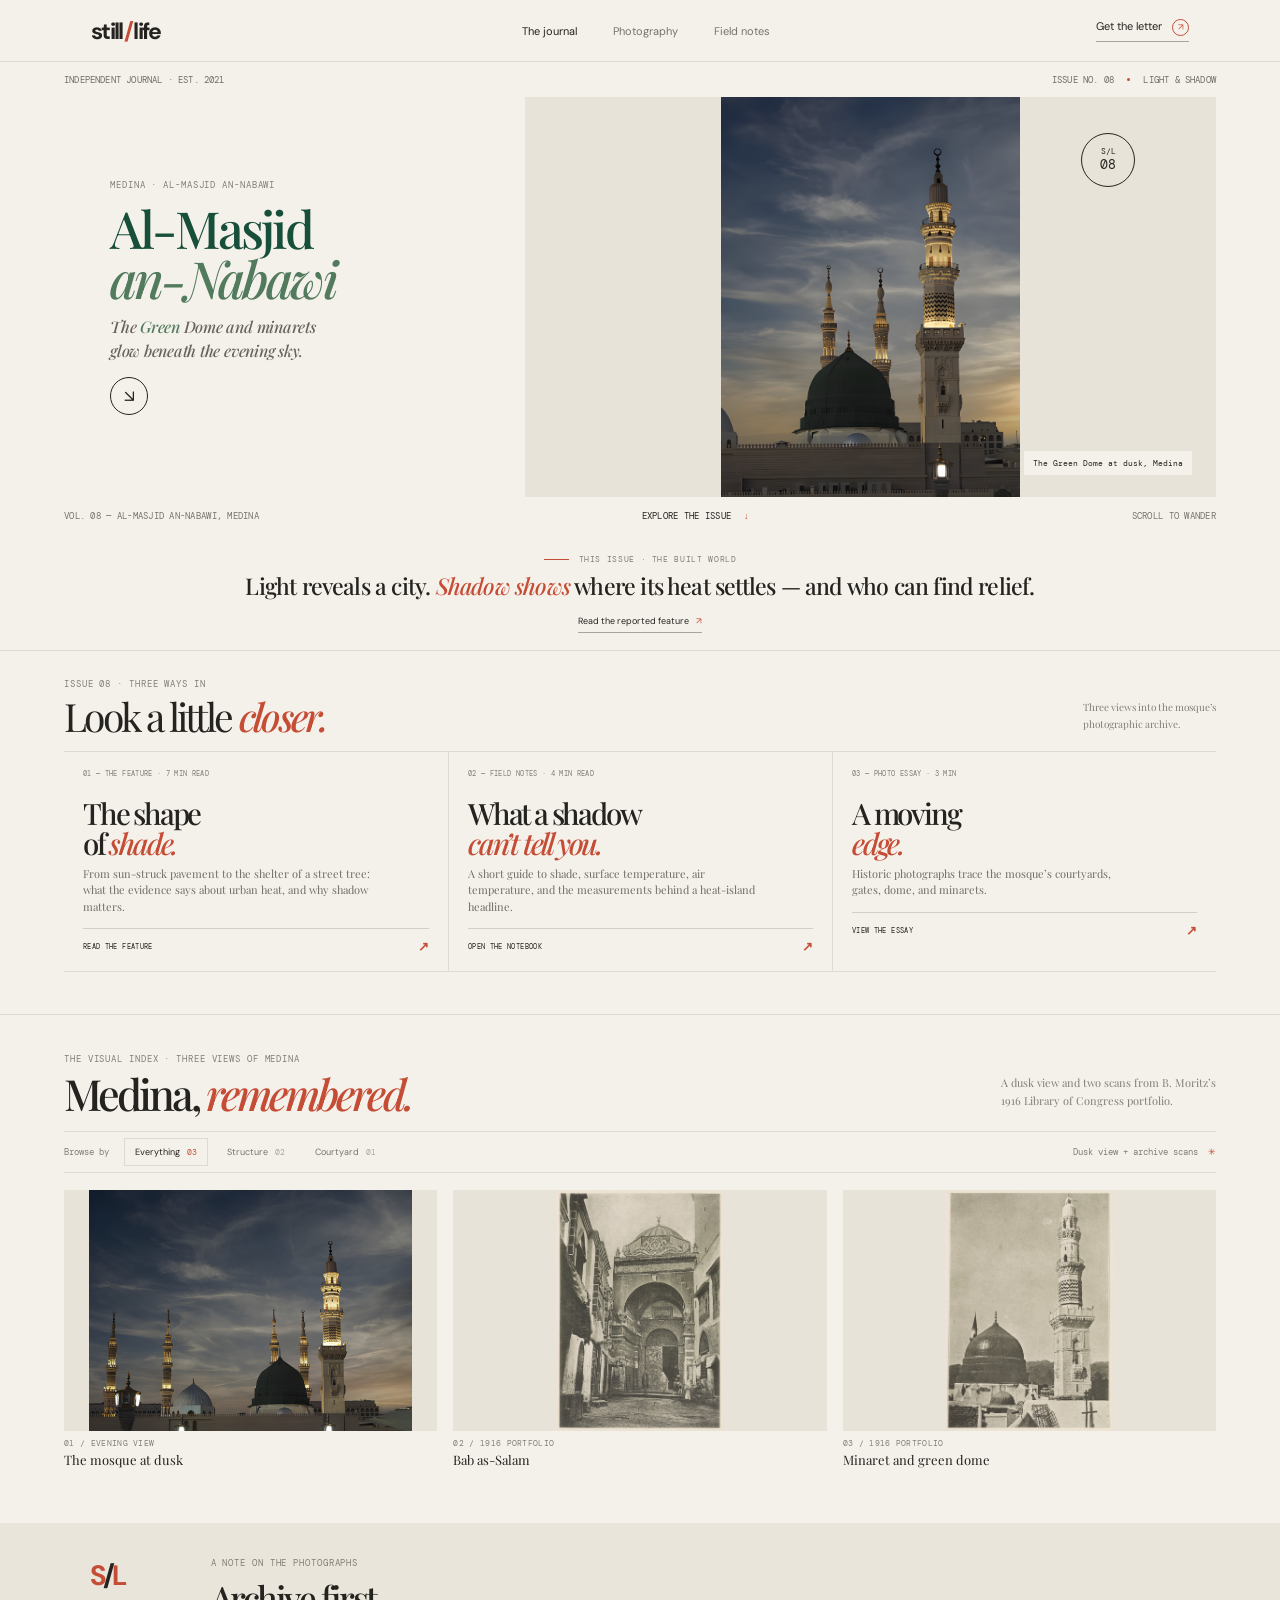
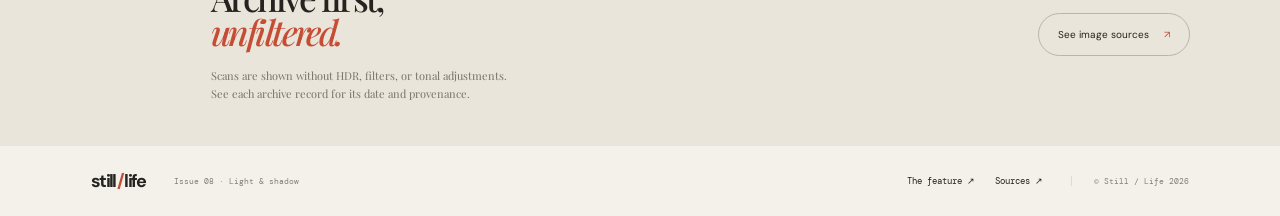
<file: index.html>
<!doctype html>
<html lang="en">
  <head>
    <meta charset="UTF-8" />
    <meta name="viewport" content="width=device-width, initial-scale=1.0" />
    <meta name="theme-color" content="#f4f1eb" />
    <meta
      name="description"
      content="An independent visual journal about light, shadow, and the way cities hold heat."
    />
    <title>Still / Life — The light issue</title>
    <link rel="preconnect" href="https://fonts.googleapis.com" />
    <link rel="preconnect" href="https://fonts.gstatic.com" crossorigin />
    <link
      href="https://fonts.googleapis.com/css2?family=DM+Mono:wght@400;500&family=DM+Sans:wght@400;500;600;700&family=Playfair+Display:ital,wght@0,500;0,600;1,500;1,600&display=swap"
      rel="stylesheet"
    />
    <link rel="stylesheet" href="styles.css" />
  </head>
  <body class="home-page">
    <header class="topbar">
      <a class="wordmark" href="#home" aria-label="Still Life home">still<span>/</span>life</a>
      <nav class="main-nav" aria-label="Main navigation">
        <a class="nav-link active" href="index.html">The journal</a>
        <a class="nav-link" href="photo-essay.html">Photography</a>
        <a class="nav-link" href="field-notes.html">Field notes</a>
      </nav>
      <a class="subscribe-link" href="mailto:hello@still-life.example">
        Get the letter <span aria-hidden="true">↗</span>
      </a>
    </header>

    <main id="home">
      <section class="cover" aria-labelledby="cover-title">
        <div class="cover-meta">
          <span>Independent journal · Est. 2021</span>
          <span>Issue no. 08 <i class="meta-dot"></i> Light &amp; shadow</span>
        </div>
        <div class="cover-image" role="group" aria-label="The Green Dome and illuminated minarets at dusk in Medina">
          <img class="cover-photo" src="images/medina/green-dome-at-dusk.png" alt="The Green Dome and illuminated minarets beneath a cloudy dusk sky in Medina" />
          <div class="cover-copy">
            <p class="eyebrow cover-eyebrow">Medina · Al-Masjid an-Nabawi</p>
            <h1 id="cover-title">Al-Masjid<br /><em>an-Nabawi</em></h1>
            <p class="cover-deck">The <em>Green</em> Dome and minarets<br />glow beneath the evening sky.</p>
            <a class="round-link" href="photo-essay.html" aria-label="Read the photo essay">↘</a>
          </div>
          <span class="image-title">The Green Dome at dusk, Medina</span>
          <span class="issue-stamp">S/L<br /><span>08</span></span>
        </div>
        <div class="cover-footer">
          <span>Vol. 08 — Al-Masjid an-Nabawi, Medina</span>
          <a href="#stories">Explore the issue <span aria-hidden="true">↓</span></a>
          <span>Scroll to wander</span>
        </div>
      </section>

      <section class="intro" id="story">
        <div class="section-kicker"><span class="kicker-line"></span> THIS ISSUE · THE BUILT WORLD</div>
        <p>
          Light reveals a city. <em>Shadow shows</em>
          where its heat settles — and who can find relief.
        </p>
        <a class="text-link" href="light-and-shadow.html">Read the reported feature <span>↗</span></a>
      </section>

      <section class="stories-section" id="stories">
        <div class="stories-heading">
          <div>
            <p class="eyebrow">Issue 08 · Three ways in</p>
            <h2>Look a little <em>closer.</em></h2>
          </div>
          <p>Three views into the mosque’s<br />photographic archive.</p>
        </div>
        <div class="story-grid">
          <a class="story-card story-feature" href="light-and-shadow.html">
            <span class="story-index">01 — THE FEATURE · 7 MIN READ</span>
            <span class="story-title">The shape<br />of <em>shade.</em></span>
            <span class="story-summary">From sun-struck pavement to the shelter of a street tree: what the evidence says about urban heat, and why shadow matters.</span>
            <span class="story-cta">Read the feature <b>↗</b></span>
          </a>
          <a class="story-card story-notes" href="field-notes.html">
            <span class="story-index">02 — FIELD NOTES · 4 MIN READ</span>
            <span class="story-title">What a shadow<br /><em>can’t tell you.</em></span>
            <span class="story-summary">A short guide to shade, surface temperature, air temperature, and the measurements behind a heat-island headline.</span>
            <span class="story-cta">Open the notebook <b>↗</b></span>
          </a>
          <a class="story-card story-images" href="photo-essay.html">
            <span class="story-index">03 — PHOTO ESSAY · 3 MIN</span>
            <span class="story-title">A moving<br /><em>edge.</em></span>
            <span class="story-summary">Historic photographs trace the mosque’s courtyards, gates, dome, and minarets.</span>
            <span class="story-cta">View the essay <b>↗</b></span>
          </a>
        </div>
      </section>

      <section class="gallery-section" id="gallery">
        <div class="gallery-heading">
          <div>
            <p class="eyebrow">The visual index · Three views of Medina</p>
            <h2>Medina, <em>remembered.</em></h2>
          </div>
          <p class="gallery-note">A dusk view and two scans from B. Moritz’s<br />1916 Library of Congress portfolio.</p>
        </div>

        <div class="filter-row" role="group" aria-label="Filter photographs">
          <span class="filter-label">Browse by</span>
          <button class="filter-chip selected" type="button" data-filter="all">Everything <span>03</span></button>
          <button class="filter-chip" type="button" data-filter="structure">Structure <span>02</span></button>
          <button class="filter-chip" type="button" data-filter="courtyard">Courtyard <span>01</span></button>
          <span class="filter-side-note">Dusk view + archive scans <span aria-hidden="true">✳</span></span>
        </div>

        <div class="photo-grid">
          <button class="photo-card card-large" type="button" data-category="courtyard" data-title="The mosque at dusk">
            <img class="photo-image" src="images/medina/prophets-mosque-dusk-landscape.png" alt="The Prophet's Mosque, green dome, and illuminated minarets beneath a cloudy dusk sky in Medina" />
            <span class="photo-info"><span><span class="photo-number">01 / EVENING VIEW</span><span class="photo-title">The mosque at dusk</span></span><span class="photo-arrow">↗</span></span>
          </button>
          <button class="photo-card card-tall" type="button" data-category="structure" data-title="Bab as-Salam, southwest gate">
            <img class="photo-image" src="images/medina/bab-as-salam-1916.jpg" alt="Historic print showing Bab as-Salam, a gate at the Prophet's Mosque" />
            <span class="photo-info"><span><span class="photo-number">02 / 1916 PORTFOLIO</span><span class="photo-title">Bab as-Salam</span></span><span class="photo-arrow">↗</span></span>
          </button>
          <button class="photo-card card-small" type="button" data-category="structure" data-title="Minaret and the green dome">
            <img class="photo-image" src="images/medina/minaret-green-dome-1916.jpg" alt="Historic print of an old minaret beside the green dome over the Prophet's tomb" />
            <span class="photo-info"><span><span class="photo-number">03 / 1916 PORTFOLIO</span><span class="photo-title">Minaret and green dome</span></span><span class="photo-arrow">↗</span></span>
          </button>
        </div>
        <p class="empty-state" hidden>No photographs in this collection just yet.</p>
      </section>

      <section class="dispatch">
        <div class="dispatch-mark">S<span>/</span>L</div>
        <div class="dispatch-copy">
          <p class="eyebrow">A note on the photographs</p>
          <h2>Archive first,<br /><em>unfiltered.</em></h2>
          <p class="dispatch-text">Scans are shown without HDR, filters, or tonal adjustments.<br />See each archive record for its date and provenance.</p>
        </div>
        <a class="dispatch-button" href="photo-essay.html#image-sources">See image sources <span>↗</span></a>
      </section>
    </main>

    <footer class="footer">
      <a class="wordmark footer-wordmark" href="index.html">still<span>/</span>life</a>
      <span class="footer-note">Issue 08 · Light &amp; shadow</span>
      <div class="footer-links"><a href="light-and-shadow.html">The feature ↗</a><a href="field-notes.html#sources">Sources ↗</a></div>
      <span class="copyright">© Still / Life 2026</span>
    </footer>

    <dialog class="lightbox" aria-label="Photograph preview">
      <button class="lightbox-close" type="button" aria-label="Close photograph">×</button>
      <img class="lightbox-image" alt="" />
      <div class="lightbox-caption"><span class="lightbox-title"></span></div>
    </dialog>
    <script src="script.js"></script>
  </body>
</html>
</file>
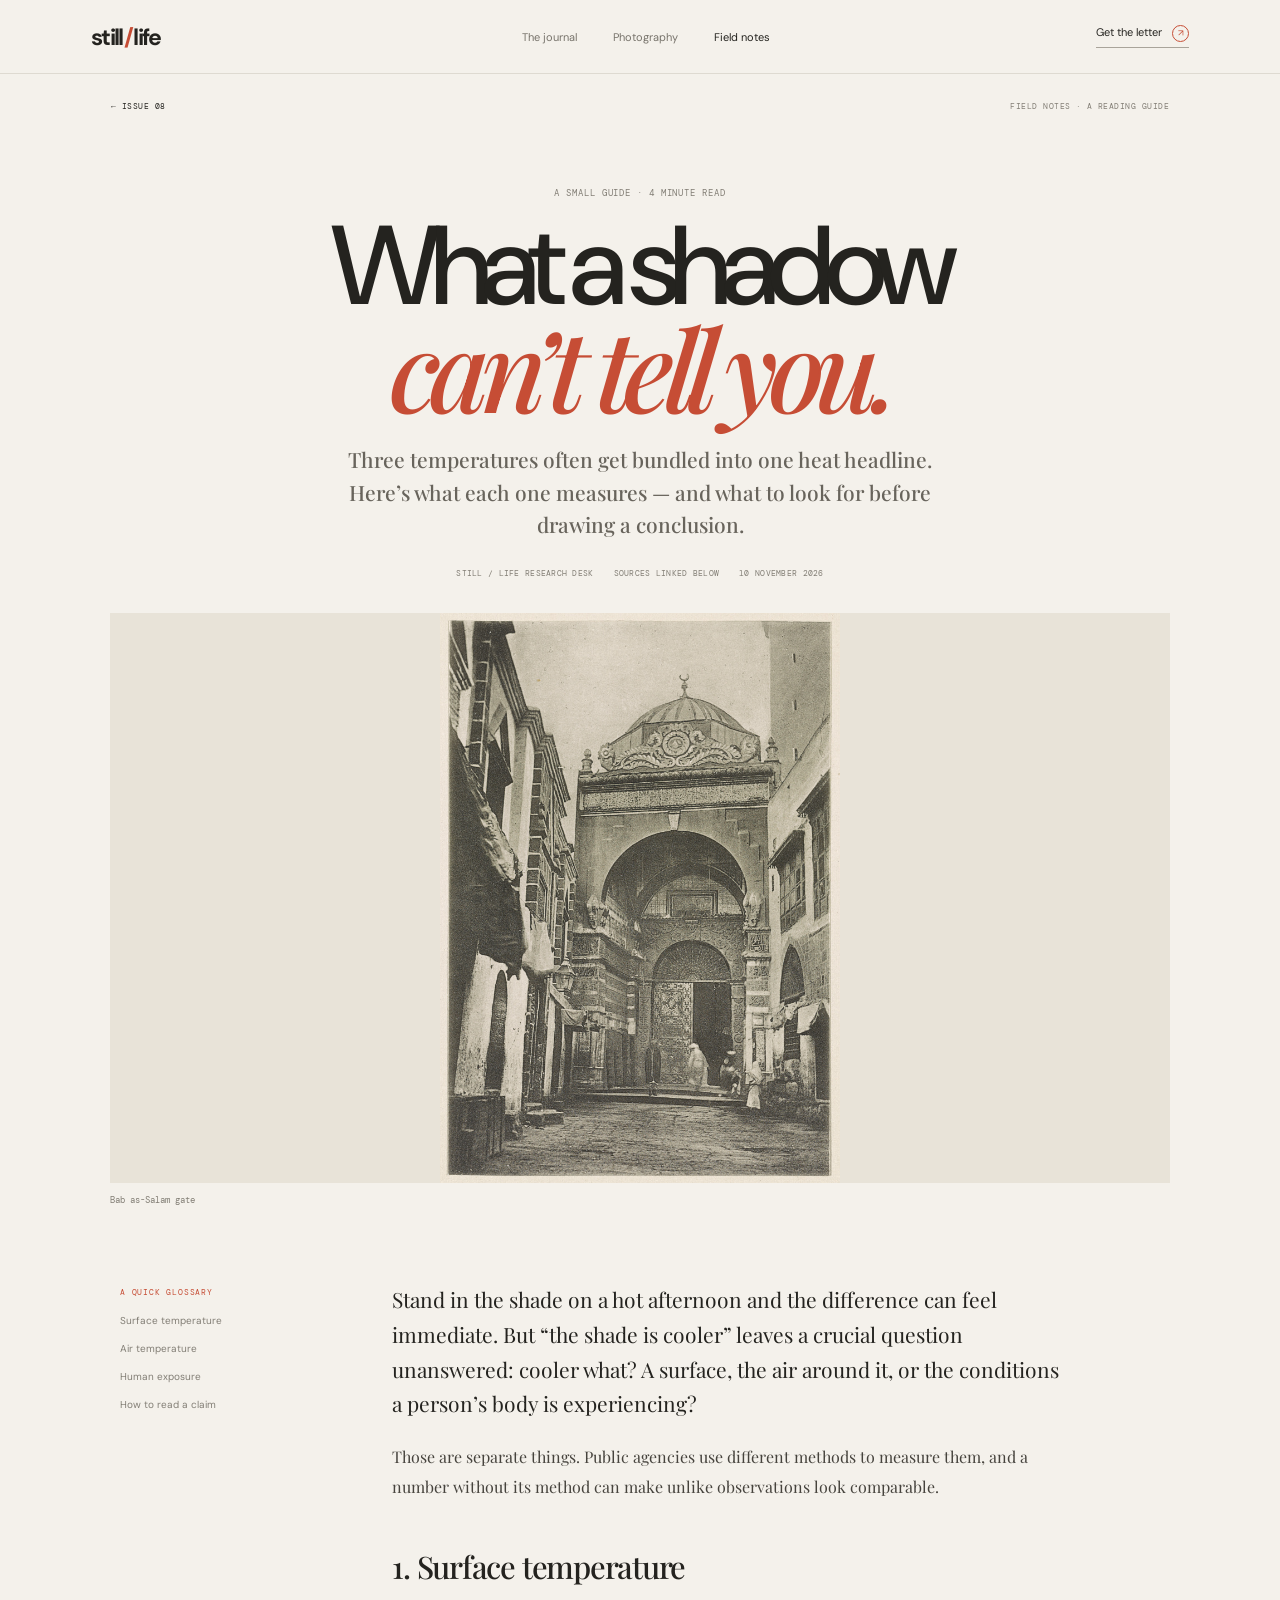
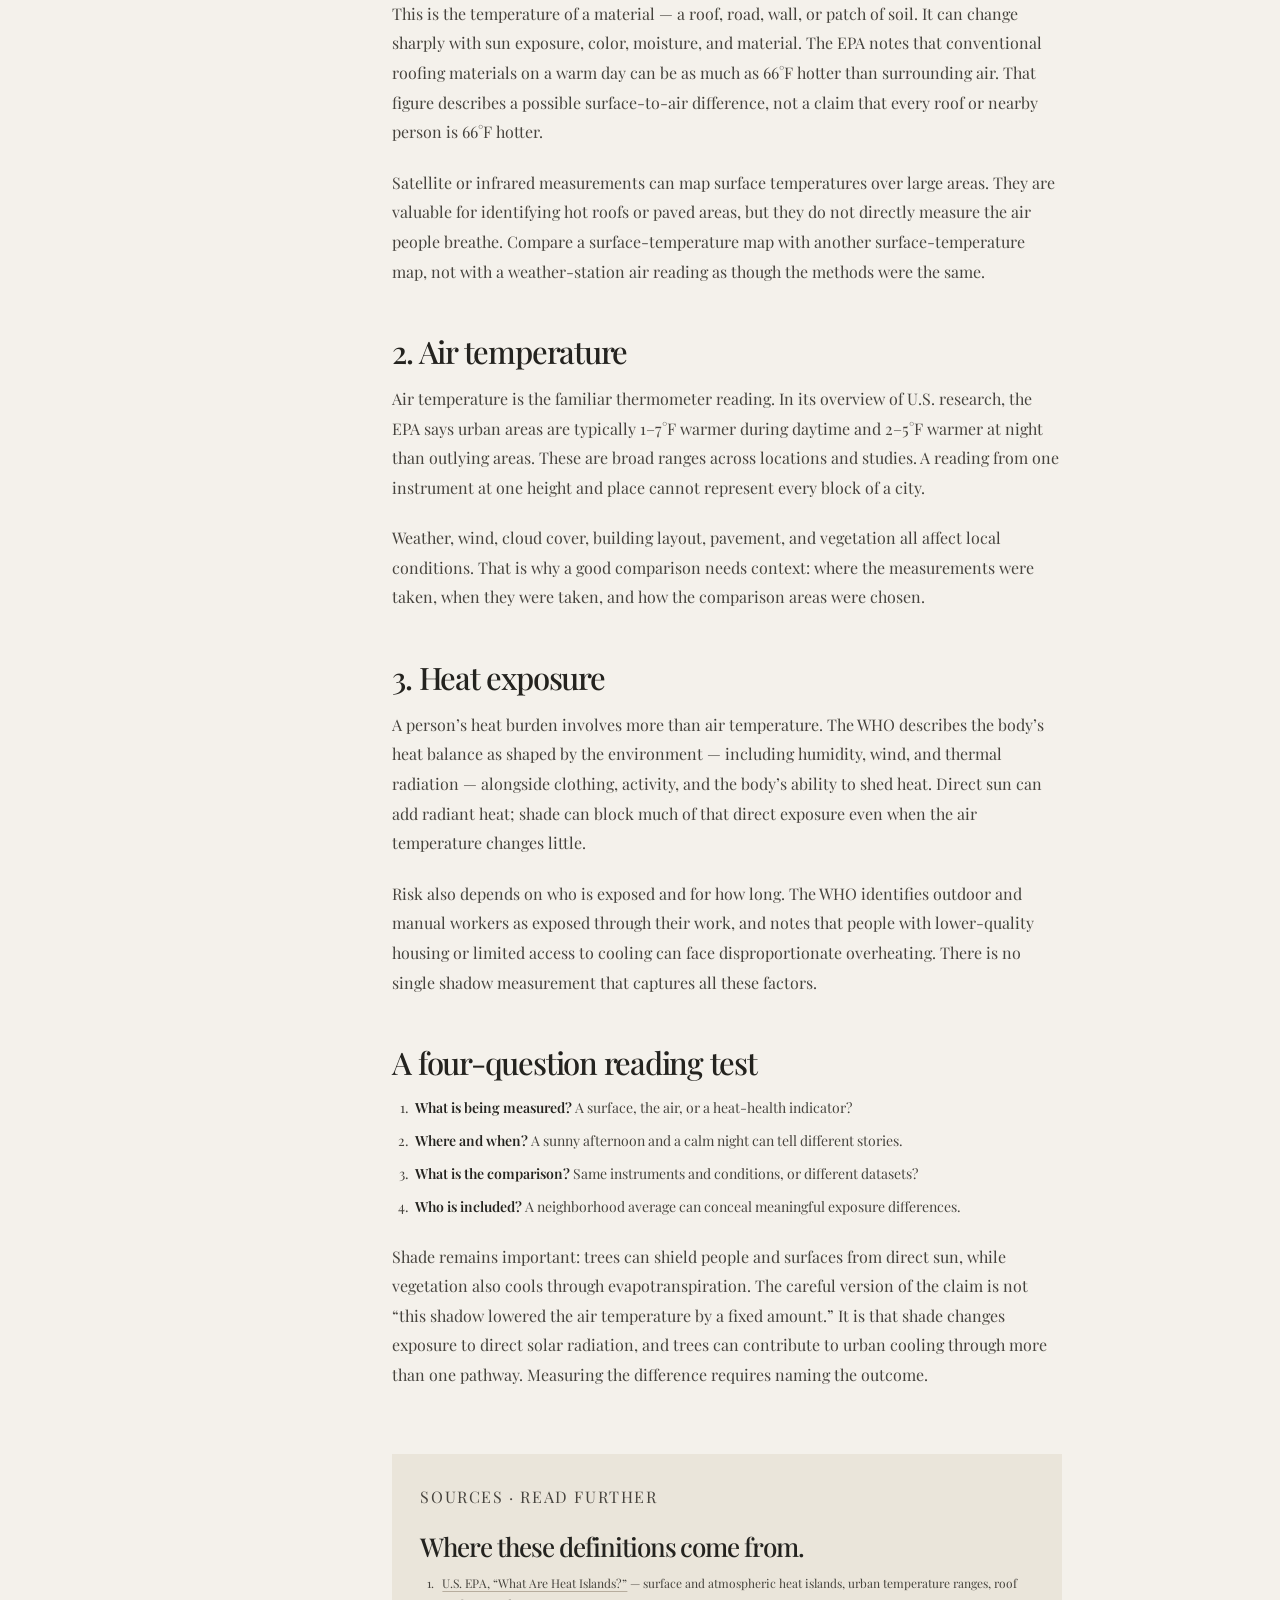
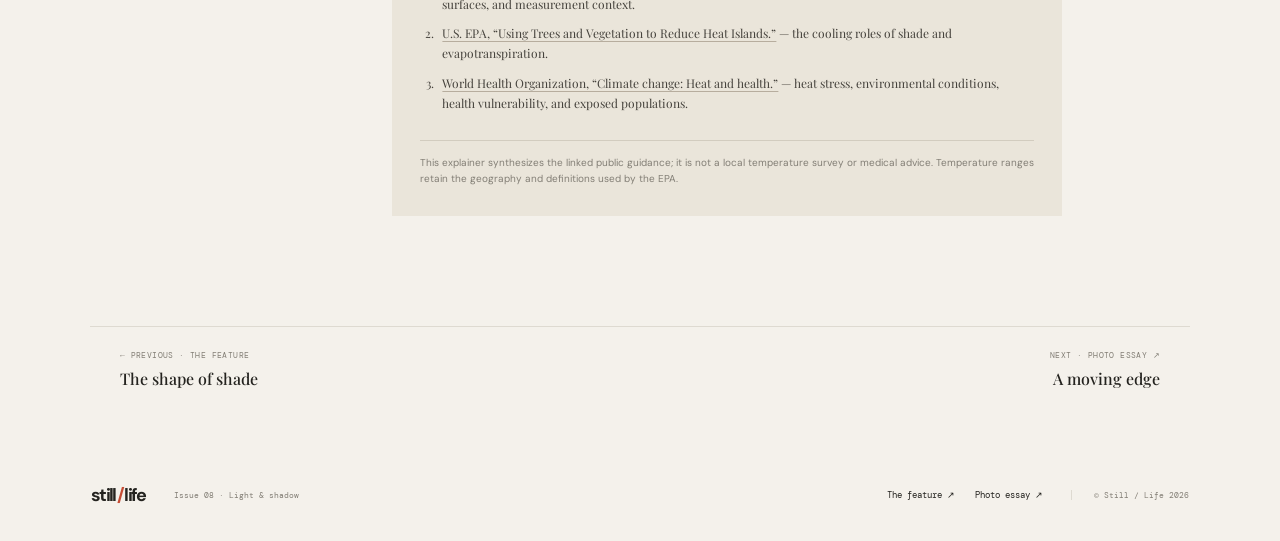
<file: field-notes.html>
<!doctype html>
<html lang="en">
  <head>
    <meta charset="UTF-8" />
    <meta name="viewport" content="width=device-width, initial-scale=1.0" />
    <meta name="theme-color" content="#f4f1eb" />
    <meta name="description" content="A sourced field guide to the difference between shade, surface temperature, air temperature, and heat exposure." />
    <title>What a shadow can't tell you — Still / Life</title>
    <link rel="preconnect" href="https://fonts.googleapis.com" />
    <link rel="preconnect" href="https://fonts.gstatic.com" crossorigin />
    <link href="https://fonts.googleapis.com/css2?family=DM+Mono:wght@400;500&family=DM+Sans:wght@400;500;600;700&family=Playfair+Display:ital,wght@0,500;0,600;1,500;1,600&display=swap" rel="stylesheet" />
    <link rel="stylesheet" href="styles.css" />
  </head>
  <body>
    <header class="topbar">
      <a class="wordmark" href="index.html" aria-label="Still Life home">still<span>/</span>life</a>
      <nav class="main-nav" aria-label="Main navigation">
        <a class="nav-link" href="index.html">The journal</a>
        <a class="nav-link" href="photo-essay.html">Photography</a>
        <a class="nav-link active" href="field-notes.html">Field notes</a>
      </nav>
      <a class="subscribe-link" href="mailto:hello@still-life.example">Get the letter <span aria-hidden="true">↗</span></a>
    </header>

    <main>
      <div class="article-topline"><a href="index.html">← Issue 08</a><span>FIELD NOTES · A READING GUIDE</span></div>
      <article>
        <header class="article-header">
          <p class="eyebrow">A small guide · 4 minute read</p>
          <h1>What a shadow<br /><em>can’t tell you.</em></h1>
          <p class="article-deck">Three temperatures often get bundled into one heat headline. Here’s what each one measures — and what to look for before drawing a conclusion.</p>
          <div class="article-byline"><span>Still / Life research desk</span><span>Sources linked below</span><span>10 November 2026</span></div>
        </header>
        <figure class="article-hero notes-hero">
          <img src="images/medina/bab-as-salam-1916.jpg" alt="Archival print of Bab as-Salam, a gate at Al-Masjid an-Nabawi in Medina" />
          <figcaption>Bab as-Salam gate</figcaption>
        </figure>

        <div class="article-layout">
          <aside class="article-aside">
            <span class="aside-label">A QUICK GLOSSARY</span>
            <a href="#surface-temp">Surface temperature</a>
            <a href="#air-temp">Air temperature</a>
            <a href="#exposure">Human exposure</a>
            <a href="#readings">How to read a claim</a>
          </aside>
          <div class="article-body">
            <p class="article-lede">Stand in the shade on a hot afternoon and the difference can feel immediate. But “the shade is cooler” leaves a crucial question unanswered: cooler what? A surface, the air around it, or the conditions a person’s body is experiencing?</p>
            <p>Those are separate things. Public agencies use different methods to measure them, and a number without its method can make unlike observations look comparable.</p>

            <h2 id="surface-temp">1. Surface temperature</h2>
            <p>This is the temperature of a material — a roof, road, wall, or patch of soil. It can change sharply with sun exposure, color, moisture, and material. The EPA notes that conventional roofing materials on a warm day can be as much as 66°F hotter than surrounding air. That figure describes a possible surface-to-air difference, not a claim that every roof or nearby person is 66°F hotter.</p>
            <p>Satellite or infrared measurements can map surface temperatures over large areas. They are valuable for identifying hot roofs or paved areas, but they do not directly measure the air people breathe. Compare a surface-temperature map with another surface-temperature map, not with a weather-station air reading as though the methods were the same.</p>

            <h2 id="air-temp">2. Air temperature</h2>
            <p>Air temperature is the familiar thermometer reading. In its overview of U.S. research, the EPA says urban areas are typically 1–7°F warmer during daytime and 2–5°F warmer at night than outlying areas. These are broad ranges across locations and studies. A reading from one instrument at one height and place cannot represent every block of a city.</p>
            <p>Weather, wind, cloud cover, building layout, pavement, and vegetation all affect local conditions. That is why a good comparison needs context: where the measurements were taken, when they were taken, and how the comparison areas were chosen.</p>

            <h2 id="exposure">3. Heat exposure</h2>
            <p>A person’s heat burden involves more than air temperature. The WHO describes the body’s heat balance as shaped by the environment — including humidity, wind, and thermal radiation — alongside clothing, activity, and the body’s ability to shed heat. Direct sun can add radiant heat; shade can block much of that direct exposure even when the air temperature changes little.</p>
            <p>Risk also depends on who is exposed and for how long. The WHO identifies outdoor and manual workers as exposed through their work, and notes that people with lower-quality housing or limited access to cooling can face disproportionate overheating. There is no single shadow measurement that captures all these factors.</p>

            <h2 id="readings">A four-question reading test</h2>
            <ol class="reading-checklist">
              <li><strong>What is being measured?</strong> A surface, the air, or a heat-health indicator?</li>
              <li><strong>Where and when?</strong> A sunny afternoon and a calm night can tell different stories.</li>
              <li><strong>What is the comparison?</strong> Same instruments and conditions, or different datasets?</li>
              <li><strong>Who is included?</strong> A neighborhood average can conceal meaningful exposure differences.</li>
            </ol>
            <p>Shade remains important: trees can shield people and surfaces from direct sun, while vegetation also cools through evapotranspiration. The careful version of the claim is not “this shadow lowered the air temperature by a fixed amount.” It is that shade changes exposure to direct solar radiation, and trees can contribute to urban cooling through more than one pathway. Measuring the difference requires naming the outcome.</p>

            <section class="source-box" id="sources">
              <p class="eyebrow">Sources · Read further</p>
              <h2>Where these definitions come from.</h2>
              <ol>
                <li><a href="https://www.epa.gov/heatislands/what-are-heat-islands">U.S. EPA, “What Are Heat Islands?”</a> — surface and atmospheric heat islands, urban temperature ranges, roof surfaces, and measurement context.</li>
                <li><a href="https://www.epa.gov/heatislands/using-trees-and-vegetation-reduce-heat-islands">U.S. EPA, “Using Trees and Vegetation to Reduce Heat Islands.”</a> — the cooling roles of shade and evapotranspiration.</li>
                <li><a href="https://www.who.int/news-room/fact-sheets/detail/climate-change-heat-and-health">World Health Organization, “Climate change: Heat and health.”</a> — heat stress, environmental conditions, health vulnerability, and exposed populations.</li>
              </ol>
              <p class="source-method">This explainer synthesizes the linked public guidance; it is not a local temperature survey or medical advice. Temperature ranges retain the geography and definitions used by the EPA.</p>
            </section>
          </div>
        </div>
      </article>
      <nav class="article-pagination" aria-label="More in this issue">
        <a href="light-and-shadow.html"><span>← PREVIOUS · THE FEATURE</span><strong>The shape of shade</strong></a>
        <a href="photo-essay.html"><span>NEXT · PHOTO ESSAY ↗</span><strong>A moving edge</strong></a>
      </nav>
    </main>
    <footer class="footer">
      <a class="wordmark footer-wordmark" href="index.html">still<span>/</span>life</a>
      <span class="footer-note">Issue 08 · Light &amp; shadow</span>
      <div class="footer-links"><a href="light-and-shadow.html">The feature ↗</a><a href="photo-essay.html">Photo essay ↗</a></div>
      <span class="copyright">© Still / Life 2026</span>
    </footer>
  </body>
</html>
</file>
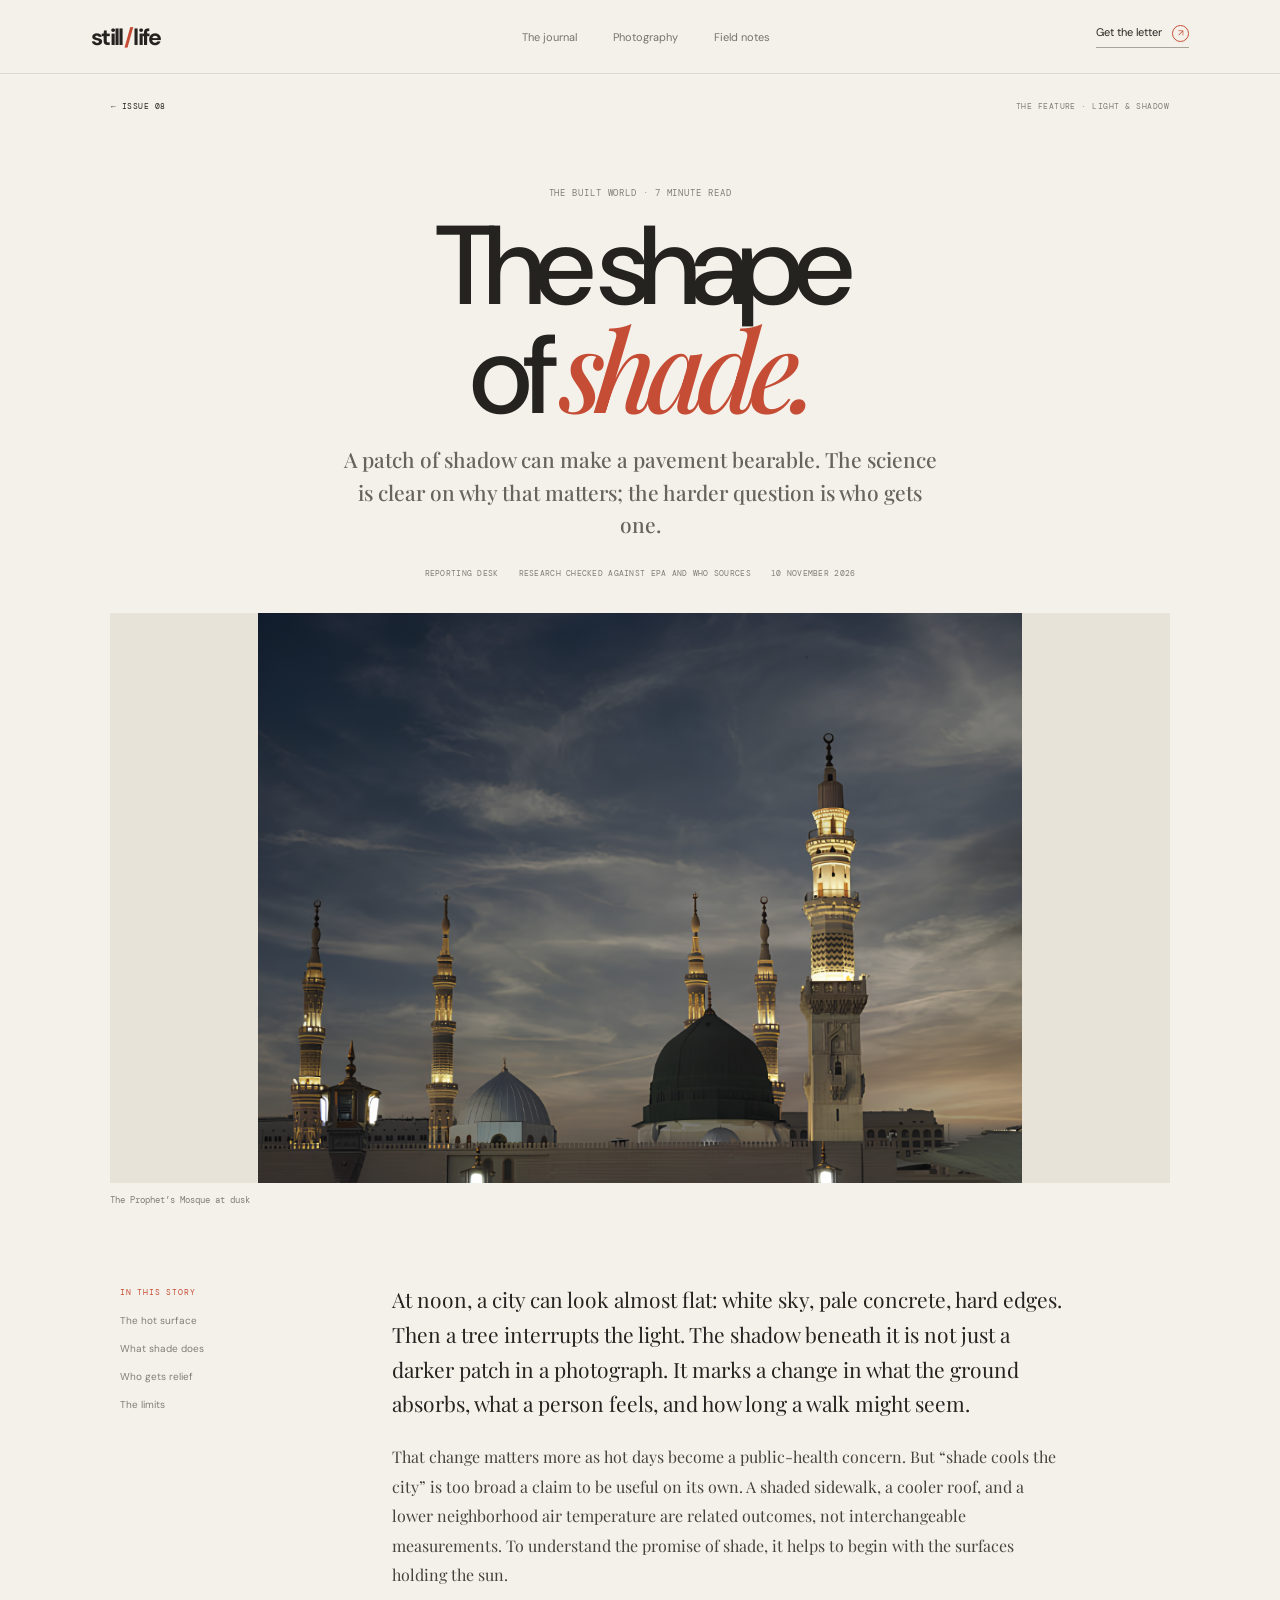
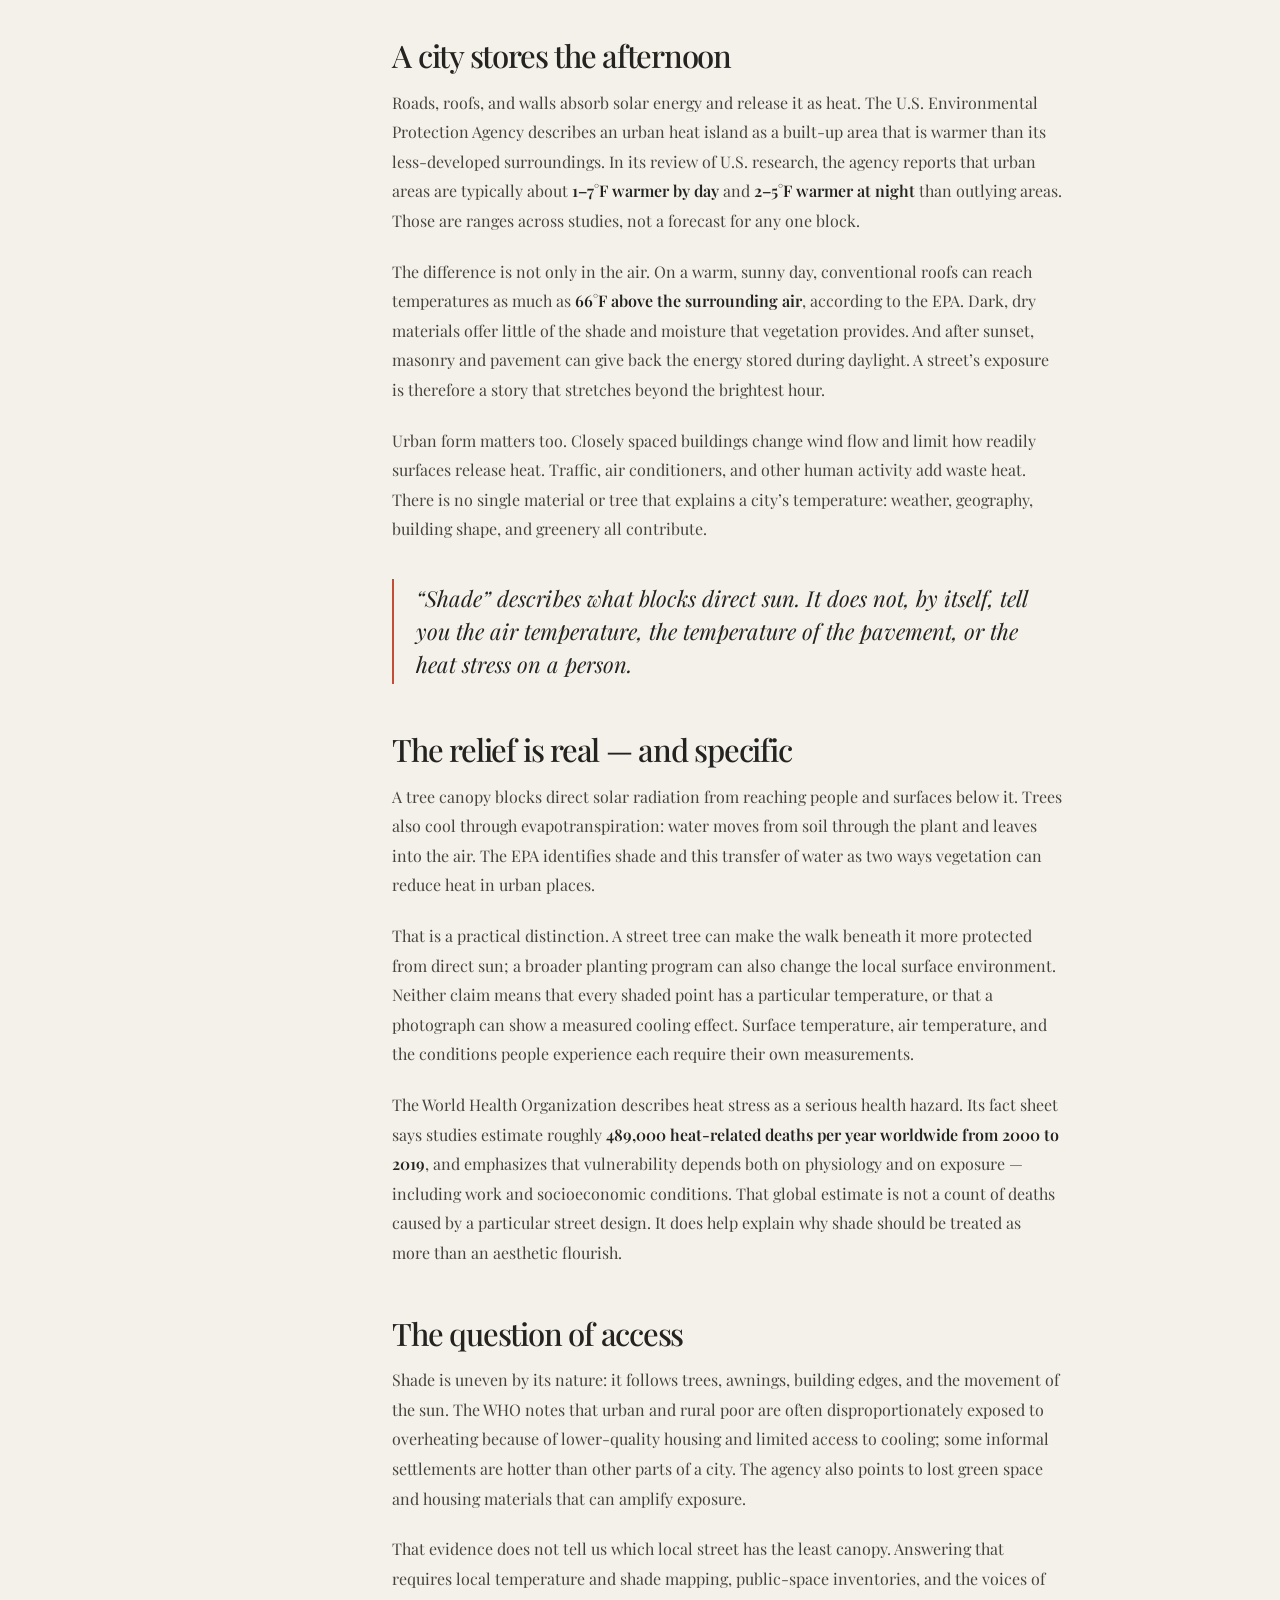
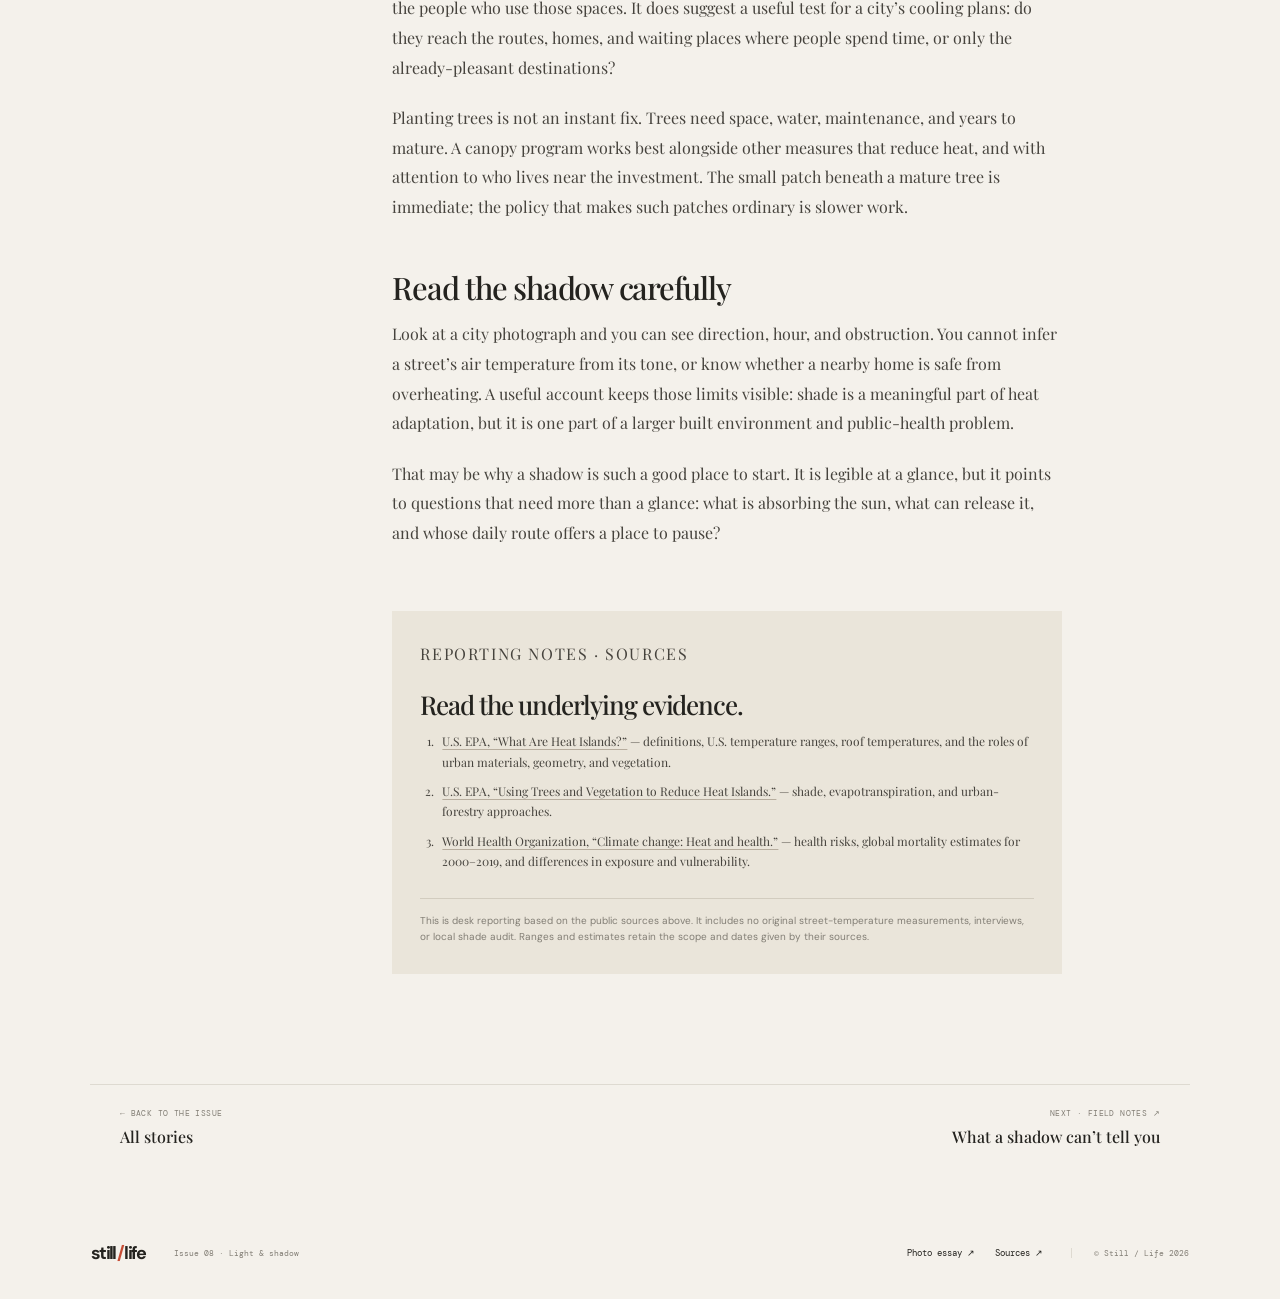
<file: light-and-shadow.html>
<!doctype html>
<html lang="en">
  <head>
    <meta charset="UTF-8" />
    <meta name="viewport" content="width=device-width, initial-scale=1.0" />
    <meta name="theme-color" content="#f4f1eb" />
    <meta name="description" content="A reported feature on shade, urban heat, and the difference between a cool-looking city and a cooler one." />
    <title>The shape of shade — Still / Life</title>
    <link rel="preconnect" href="https://fonts.googleapis.com" />
    <link rel="preconnect" href="https://fonts.gstatic.com" crossorigin />
    <link href="https://fonts.googleapis.com/css2?family=DM+Mono:wght@400;500&family=DM+Sans:wght@400;500;600;700&family=Playfair+Display:ital,wght@0,500;0,600;1,500;1,600&display=swap" rel="stylesheet" />
    <link rel="stylesheet" href="styles.css" />
  </head>
  <body>
    <header class="topbar">
      <a class="wordmark" href="index.html" aria-label="Still Life home">still<span>/</span>life</a>
      <nav class="main-nav" aria-label="Main navigation">
        <a class="nav-link" href="index.html">The journal</a>
        <a class="nav-link" href="photo-essay.html">Photography</a>
        <a class="nav-link" href="field-notes.html">Field notes</a>
      </nav>
      <a class="subscribe-link" href="mailto:hello@still-life.example">Get the letter <span aria-hidden="true">↗</span></a>
    </header>

    <main>
      <div class="article-topline"><a href="index.html">← Issue 08</a><span>THE FEATURE · LIGHT &amp; SHADOW</span></div>
      <article>
        <header class="article-header">
          <p class="eyebrow">The built world · 7 minute read</p>
          <h1>The shape<br />of <em>shade.</em></h1>
          <p class="article-deck">A patch of shadow can make a pavement bearable. The science is clear on why that matters; the harder question is who gets one.</p>
          <div class="article-byline"><span>Reporting desk</span><span>Research checked against EPA and WHO sources</span><span>10 November 2026</span></div>
        </header>
        <figure class="article-hero">
          <img src="images/medina/prophets-mosque-dusk-landscape.png" alt="The Prophet's Mosque, green dome, and illuminated minarets beneath a cloudy dusk sky in Medina" />
          <figcaption>The Prophet’s Mosque at dusk</figcaption>
        </figure>

        <div class="article-layout">
          <aside class="article-aside">
            <span class="aside-label">IN THIS STORY</span>
            <a href="#surface">The hot surface</a>
            <a href="#shade">What shade does</a>
            <a href="#access">Who gets relief</a>
            <a href="#limits">The limits</a>
          </aside>
          <div class="article-body">
            <p class="article-lede">At noon, a city can look almost flat: white sky, pale concrete, hard edges. Then a tree interrupts the light. The shadow beneath it is not just a darker patch in a photograph. It marks a change in what the ground absorbs, what a person feels, and how long a walk might seem.</p>

            <p>That change matters more as hot days become a public-health concern. But “shade cools the city” is too broad a claim to be useful on its own. A shaded sidewalk, a cooler roof, and a lower neighborhood air temperature are related outcomes, not interchangeable measurements. To understand the promise of shade, it helps to begin with the surfaces holding the sun.</p>

            <h2 id="surface">A city stores the afternoon</h2>
            <p>Roads, roofs, and walls absorb solar energy and release it as heat. The U.S. Environmental Protection Agency describes an urban heat island as a built-up area that is warmer than its less-developed surroundings. In its review of U.S. research, the agency reports that urban areas are typically about <strong>1–7°F warmer by day</strong> and <strong>2–5°F warmer at night</strong> than outlying areas. Those are ranges across studies, not a forecast for any one block.</p>
            <p>The difference is not only in the air. On a warm, sunny day, conventional roofs can reach temperatures as much as <strong>66°F above the surrounding air</strong>, according to the EPA. Dark, dry materials offer little of the shade and moisture that vegetation provides. And after sunset, masonry and pavement can give back the energy stored during daylight. A street’s exposure is therefore a story that stretches beyond the brightest hour.</p>
            <p>Urban form matters too. Closely spaced buildings change wind flow and limit how readily surfaces release heat. Traffic, air conditioners, and other human activity add waste heat. There is no single material or tree that explains a city’s temperature: weather, geography, building shape, and greenery all contribute.</p>

            <blockquote>“Shade” describes what blocks direct sun. It does not, by itself, tell you the air temperature, the temperature of the pavement, or the heat stress on a person.</blockquote>

            <h2 id="shade">The relief is real — and specific</h2>
            <p>A tree canopy blocks direct solar radiation from reaching people and surfaces below it. Trees also cool through evapotranspiration: water moves from soil through the plant and leaves into the air. The EPA identifies shade and this transfer of water as two ways vegetation can reduce heat in urban places.</p>
            <p>That is a practical distinction. A street tree can make the walk beneath it more protected from direct sun; a broader planting program can also change the local surface environment. Neither claim means that every shaded point has a particular temperature, or that a photograph can show a measured cooling effect. Surface temperature, air temperature, and the conditions people experience each require their own measurements.</p>
            <p>The World Health Organization describes heat stress as a serious health hazard. Its fact sheet says studies estimate roughly <strong>489,000 heat-related deaths per year worldwide from 2000 to 2019</strong>, and emphasizes that vulnerability depends both on physiology and on exposure — including work and socioeconomic conditions. That global estimate is not a count of deaths caused by a particular street design. It does help explain why shade should be treated as more than an aesthetic flourish.</p>

            <h2 id="access">The question of access</h2>
            <p>Shade is uneven by its nature: it follows trees, awnings, building edges, and the movement of the sun. The WHO notes that urban and rural poor are often disproportionately exposed to overheating because of lower-quality housing and limited access to cooling; some informal settlements are hotter than other parts of a city. The agency also points to lost green space and housing materials that can amplify exposure.</p>
            <p>That evidence does not tell us which local street has the least canopy. Answering that requires local temperature and shade mapping, public-space inventories, and the voices of the people who use those spaces. It does suggest a useful test for a city’s cooling plans: do they reach the routes, homes, and waiting places where people spend time, or only the already-pleasant destinations?</p>
            <p>Planting trees is not an instant fix. Trees need space, water, maintenance, and years to mature. A canopy program works best alongside other measures that reduce heat, and with attention to who lives near the investment. The small patch beneath a mature tree is immediate; the policy that makes such patches ordinary is slower work.</p>

            <h2 id="limits">Read the shadow carefully</h2>
            <p>Look at a city photograph and you can see direction, hour, and obstruction. You cannot infer a street’s air temperature from its tone, or know whether a nearby home is safe from overheating. A useful account keeps those limits visible: shade is a meaningful part of heat adaptation, but it is one part of a larger built environment and public-health problem.</p>
            <p>That may be why a shadow is such a good place to start. It is legible at a glance, but it points to questions that need more than a glance: what is absorbing the sun, what can release it, and whose daily route offers a place to pause?</p>

            <section class="source-box" id="sources">
              <p class="eyebrow">Reporting notes · Sources</p>
              <h2>Read the underlying evidence.</h2>
              <ol>
                <li><a href="https://www.epa.gov/heatislands/what-are-heat-islands">U.S. EPA, “What Are Heat Islands?”</a> — definitions, U.S. temperature ranges, roof temperatures, and the roles of urban materials, geometry, and vegetation.</li>
                <li><a href="https://www.epa.gov/heatislands/using-trees-and-vegetation-reduce-heat-islands">U.S. EPA, “Using Trees and Vegetation to Reduce Heat Islands.”</a> — shade, evapotranspiration, and urban-forestry approaches.</li>
                <li><a href="https://www.who.int/news-room/fact-sheets/detail/climate-change-heat-and-health">World Health Organization, “Climate change: Heat and health.”</a> — health risks, global mortality estimates for 2000–2019, and differences in exposure and vulnerability.</li>
              </ol>
              <p class="source-method">This is desk reporting based on the public sources above. It includes no original street-temperature measurements, interviews, or local shade audit. Ranges and estimates retain the scope and dates given by their sources.</p>
            </section>
          </div>
        </div>
      </article>
      <nav class="article-pagination" aria-label="More in this issue">
        <a href="index.html"><span>← BACK TO THE ISSUE</span><strong>All stories</strong></a>
        <a href="field-notes.html"><span>NEXT · FIELD NOTES ↗</span><strong>What a shadow can’t tell you</strong></a>
      </nav>
    </main>
    <footer class="footer">
      <a class="wordmark footer-wordmark" href="index.html">still<span>/</span>life</a>
      <span class="footer-note">Issue 08 · Light &amp; shadow</span>
      <div class="footer-links"><a href="photo-essay.html">Photo essay ↗</a><a href="field-notes.html#sources">Sources ↗</a></div>
      <span class="copyright">© Still / Life 2026</span>
    </footer>
  </body>
</html>
</file>
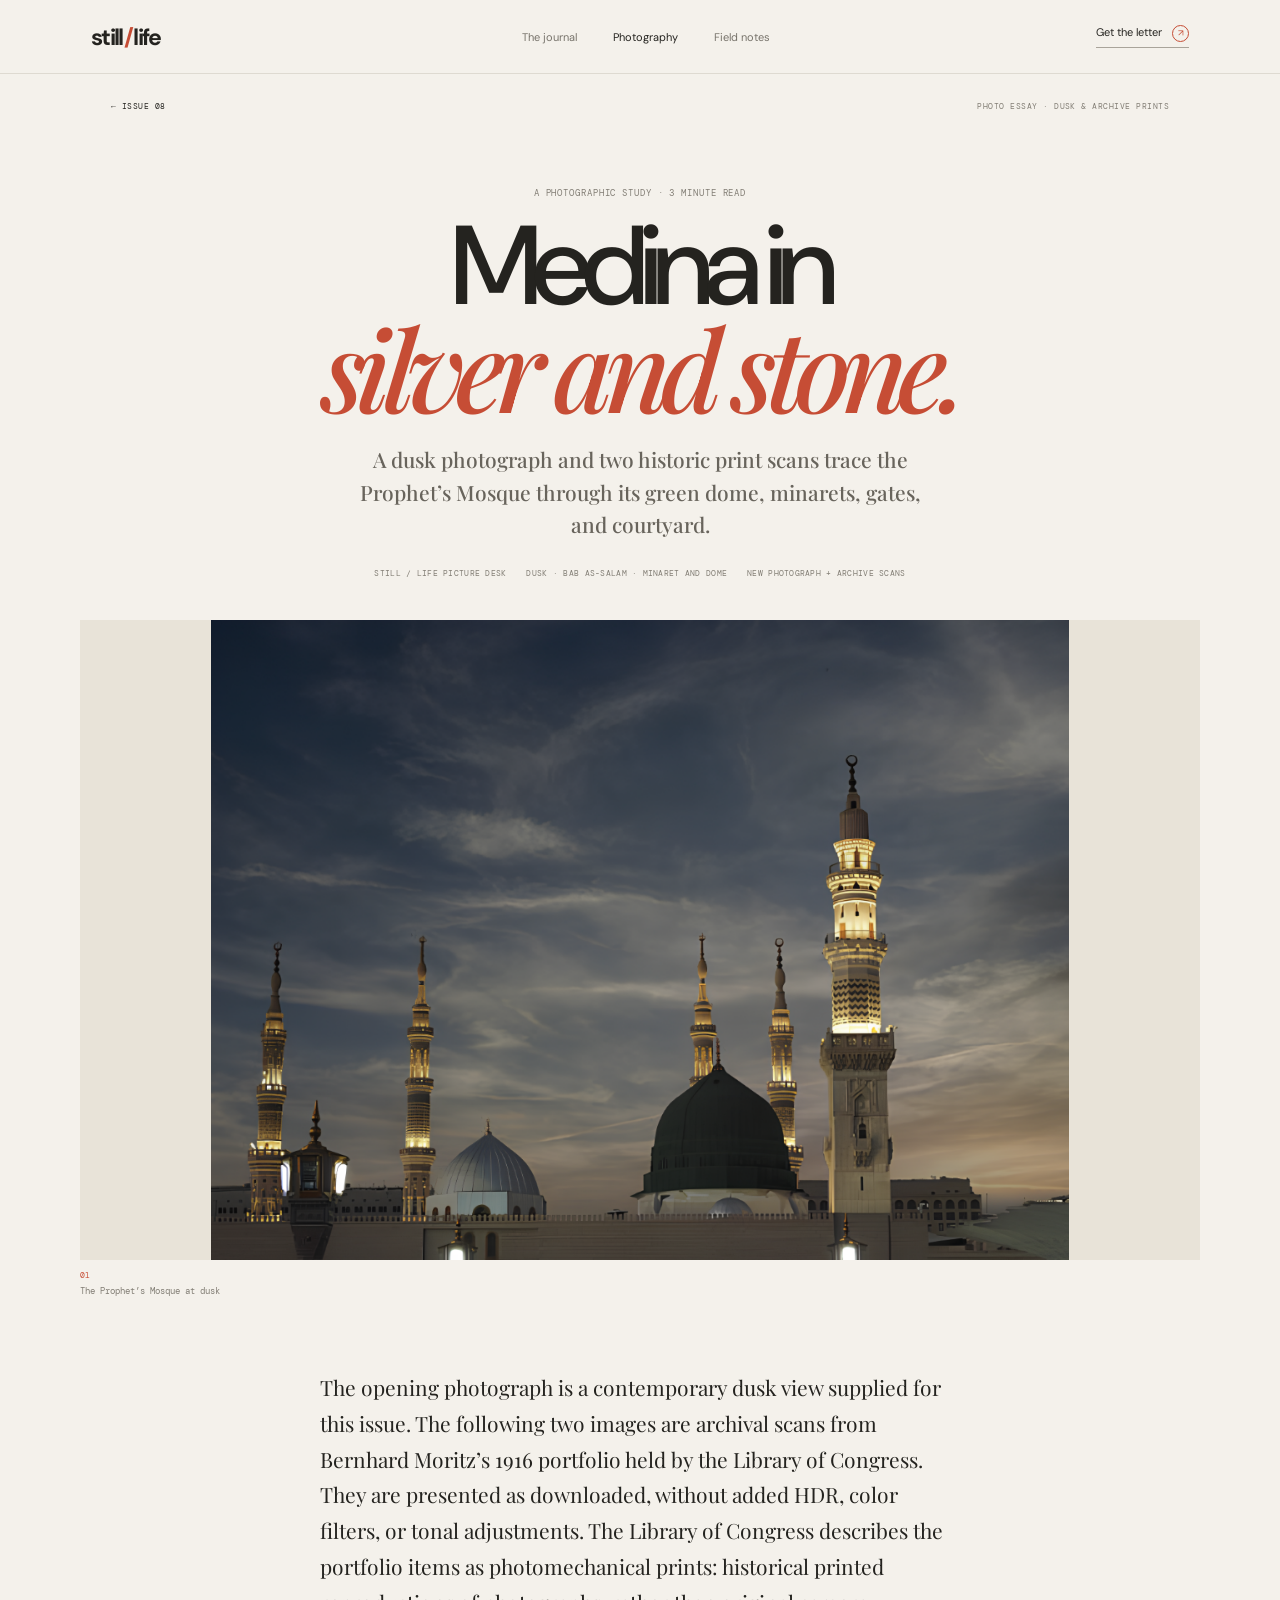
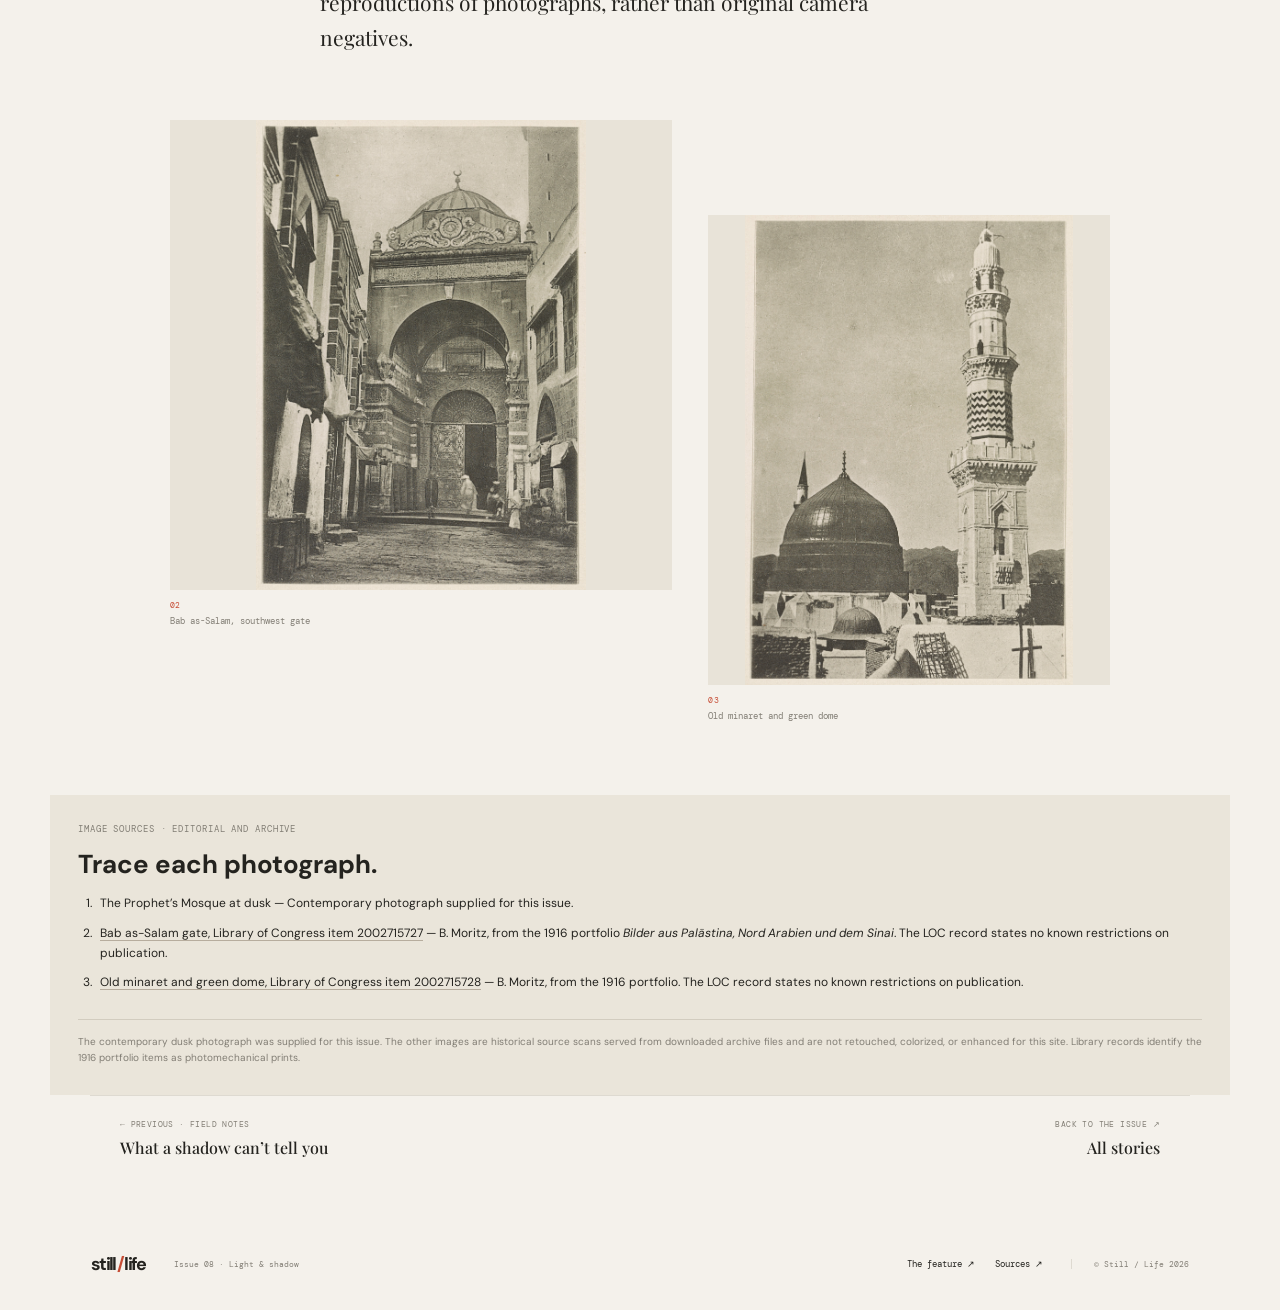
<file: photo-essay.html>
<!doctype html>
<html lang="en">
  <head>
    <meta charset="UTF-8" />
    <meta name="viewport" content="width=device-width, initial-scale=1.0" />
    <meta name="theme-color" content="#f4f1eb" />
    <meta name="description" content="A six-frame visual essay about the shifting boundary between light and shadow." />
    <title>A moving edge — Still / Life</title>
    <link rel="preconnect" href="https://fonts.googleapis.com" />
    <link rel="preconnect" href="https://fonts.gstatic.com" crossorigin />
    <link href="https://fonts.googleapis.com/css2?family=DM+Mono:wght@400;500&family=DM+Sans:wght@400;500;600;700&family=Playfair+Display:ital,wght@0,500;0,600;1,500;1,600&display=swap" rel="stylesheet" />
    <link rel="stylesheet" href="styles.css" />
  </head>
  <body>
    <header class="topbar">
      <a class="wordmark" href="index.html" aria-label="Still Life home">still<span>/</span>life</a>
      <nav class="main-nav" aria-label="Main navigation">
        <a class="nav-link" href="index.html">The journal</a>
        <a class="nav-link active" href="photo-essay.html">Photography</a>
        <a class="nav-link" href="field-notes.html">Field notes</a>
      </nav>
      <a class="subscribe-link" href="mailto:hello@still-life.example">Get the letter <span aria-hidden="true">↗</span></a>
    </header>

    <main>
      <div class="article-topline"><a href="index.html">← Issue 08</a><span>PHOTO ESSAY · DUSK &amp; ARCHIVE PRINTS</span></div>
      <article class="essay-article">
        <header class="article-header">
          <p class="eyebrow">A photographic study · 3 minute read</p>
          <h1>Medina in<br /><em>silver and stone.</em></h1>
          <p class="article-deck">A dusk photograph and two historic print scans trace the Prophet’s Mosque through its green dome, minarets, gates, and courtyard.</p>
          <div class="article-byline"><span>Still / Life picture desk</span><span>Dusk · Bab as-Salam · Minaret and dome</span><span>New photograph + archive scans</span></div>
        </header>
        <figure class="essay-frame essay-frame-wide">
          <img src="images/medina/prophets-mosque-dusk-landscape.png" alt="The Prophet's Mosque, green dome, and illuminated minarets beneath a cloudy dusk sky in Medina" />
          <figcaption><span>01</span> The Prophet’s Mosque at dusk</figcaption>
        </figure>
        <div class="essay-intro">
          <p>The opening photograph is a contemporary dusk view supplied for this issue. The following two images are archival scans from Bernhard Moritz’s 1916 portfolio held by the Library of Congress. They are presented as downloaded, without added HDR, color filters, or tonal adjustments. The Library of Congress describes the portfolio items as photomechanical prints: historical printed reproductions of photographs, rather than original camera negatives.</p>
        </div>
        <div class="essay-pair">
          <figure class="essay-frame">
            <img src="images/medina/bab-as-salam-1916.jpg" alt="Historic print showing Bab as-Salam, the southwest gate of the Prophet's Mosque" />
            <figcaption><span>02</span> Bab as-Salam, southwest gate</figcaption>
          </figure>
          <figure class="essay-frame essay-pair-lower">
            <img src="images/medina/minaret-green-dome-1916.jpg" alt="Historic print of an old minaret beside the green dome above the Prophet's tomb" />
            <figcaption><span>03</span> Old minaret and green dome</figcaption>
          </figure>
        </div>
        <section class="source-box essay-sources" id="image-sources">
          <p class="eyebrow">Image sources · Editorial and archive</p>
          <h2>Trace each photograph.</h2>
          <ol>
            <li>The Prophet’s Mosque at dusk — Contemporary photograph supplied for this issue.</li>
            <li><a href="https://www.loc.gov/pictures/item/2002715727/">Bab as-Salam gate, Library of Congress item 2002715727</a> — B. Moritz, from the 1916 portfolio <em>Bilder aus Palästina, Nord Arabien und dem Sinai</em>. The LOC record states no known restrictions on publication.</li>
            <li><a href="https://www.loc.gov/pictures/item/2002715728/">Old minaret and green dome, Library of Congress item 2002715728</a> — B. Moritz, from the 1916 portfolio. The LOC record states no known restrictions on publication.</li>
          </ol>
          <p class="source-method">The contemporary dusk photograph was supplied for this issue. The other images are historical source scans served from downloaded archive files and are not retouched, colorized, or enhanced for this site. Library records identify the 1916 portfolio items as photomechanical prints.</p>
        </section>
      </article>
      <nav class="article-pagination" aria-label="More in this issue">
        <a href="field-notes.html"><span>← PREVIOUS · FIELD NOTES</span><strong>What a shadow can’t tell you</strong></a>
        <a href="index.html"><span>BACK TO THE ISSUE ↗</span><strong>All stories</strong></a>
      </nav>
    </main>
    <footer class="footer">
      <a class="wordmark footer-wordmark" href="index.html">still<span>/</span>life</a>
      <span class="footer-note">Issue 08 · Light &amp; shadow</span>
      <div class="footer-links"><a href="light-and-shadow.html">The feature ↗</a><a href="field-notes.html#sources">Sources ↗</a></div>
      <span class="copyright">© Still / Life 2026</span>
    </footer>
  </body>
</html>
</file>
<file: styles.css>
:root {
  color-scheme: light;
  --paper: #f4f1eb;
  --ink: #24231f;
  --muted: #827e75;
  --line: #dedad1;
  --accent: #c64d35;
  --mono: "DM Mono", monospace;
  --sans: "DM Sans", sans-serif;
  --serif: "Playfair Display", Georgia, serif;
}

* { box-sizing: border-box; }
html { scroll-behavior: smooth; scroll-padding-top: 84px; }
body { margin: 0; background: var(--paper); color: var(--ink); font-family: var(--sans); -webkit-font-smoothing: antialiased; }
a { color: inherit; text-decoration: none; }
button { color: inherit; font: inherit; }

.topbar {
  height: 74px; padding: 0 7.1%; display: flex; align-items: center; justify-content: space-between;
  border-bottom: 1px solid var(--line); position: relative; z-index: 2;
}
.wordmark { font-size: 23px; font-weight: 700; letter-spacing: -1.6px; }
.wordmark span { color: var(--accent); padding: 0 1px; }
.main-nav { display: flex; align-items: center; gap: 36px; margin-left: 35px; }
.nav-link, .subscribe-link { font-size: 11px; }
.nav-link { color: #77736b; transition: color .2s; }
.nav-link:hover, .nav-link.active { color: var(--ink); }
.subscribe-link { border-bottom: 1px solid #a9a49a; padding-bottom: 5px; }
.subscribe-link span {
  display: inline-grid; width: 17px; height: 17px; margin-left: 7px; padding: 0;
  place-items: center; border: 1px solid var(--accent); border-radius: 50%;
  color: var(--accent); font-size: 9px; line-height: 1;
}

.cover, .intro, .gallery-section, .dispatch, .footer { max-width: 1440px; margin-inline: auto; }
.cover { padding: 0 7.1%; }
.cover-meta, .cover-footer { height: 48px; display: flex; justify-content: space-between; align-items: center; }
.cover-meta { color: #716d65; font: 9px var(--mono); letter-spacing: .02em; text-transform: uppercase; }
.meta-dot { display: inline-block; height: 3px; width: 3px; border-radius: 50%; background: var(--accent); vertical-align: middle; margin: 0 8px 2px; }
.cover-image {
  height: min(590px, 52vw); min-height: 430px; position: relative; overflow: hidden; color: white;
  background: #e8e3d8;
}
.cover-shade { display: none; }
.cover-copy { position: absolute; left: 8.3%; top: 50%; transform: translateY(-45%); }
.eyebrow { margin: 0; color: var(--muted); font: 9px var(--mono); text-transform: uppercase; letter-spacing: .1em; }
.cover-eyebrow { color: rgba(255,255,255,.82); margin-bottom: 21px; }
.cover h1 { margin: 0; font-size: clamp(52px, 7.3vw, 100px); line-height: .96; letter-spacing: -.075em; font-weight: 500; }
.cover h1 em, h2 em { font-family: var(--serif); font-weight: 500; }
.cover-deck { margin: 21px 0 25px; font-size: 13px; line-height: 1.65; color: rgba(255,255,255,.88); }
.round-link { width: 38px; height: 38px; border: 1px solid rgba(255,255,255,.72); border-radius: 50%; display: grid; place-items: center; font-size: 17px; transition: background .2s, color .2s; }
.round-link:hover { background: white; color: var(--ink); }
.image-title { position: absolute; right: 24px; bottom: 22px; color: rgba(255,255,255,.82); font: 8px var(--mono); }
.issue-stamp { position: absolute; right: 7%; top: 9%; width: 54px; height: 54px; border: 1px solid rgba(255,255,255,.7); border-radius: 50%; display: grid; place-content: center; text-align: center; font: 8px/1.3 var(--mono); }
.issue-stamp span { font-size: 13px; }
.cover-footer { height: 51px; color: #77736b; font: 9px var(--mono); text-transform: uppercase; letter-spacing: .03em; }
.cover-footer a { color: var(--ink); }
.cover-footer a span { color: var(--accent); padding-left: 7px; }

.intro { padding: 112px 15% 120px; text-align: center; }
.section-kicker { display: flex; align-items: center; justify-content: center; gap: 10px; color: var(--muted); font: 9px var(--mono); letter-spacing: .08em; }
.kicker-line { width: 25px; height: 1px; background: var(--accent); }
.intro > p { max-width: 710px; margin: 23px auto 19px; font: 500 clamp(26px, 3.2vw, 42px)/1.35 var(--serif); letter-spacing: -.035em; }
.intro > p em { color: var(--accent); }
.text-link { font-size: 10px; border-bottom: 1px solid #aaa49a; padding-bottom: 5px; }
.text-link span { color: var(--accent); margin-left: 5px; }

.gallery-section { padding: 68px 7.1% 115px; border-top: 1px solid var(--line); }
.gallery-heading { display: flex; justify-content: space-between; align-items: end; margin-bottom: 36px; }
.gallery-heading h2, .dispatch h2 { font-size: clamp(43px, 5.2vw, 68px); font-weight: 500; line-height: .98; letter-spacing: -.07em; margin: 12px 0 0; }
.gallery-heading h2 em { color: var(--accent); }
.gallery-note { margin: 0 0 4px; color: var(--muted); font: 11px/1.65 var(--serif); }
.filter-row { min-height: 54px; border-top: 1px solid var(--line); border-bottom: 1px solid var(--line); display: flex; gap: 8px; align-items: center; margin-bottom: 29px; }
.filter-label { margin-right: 7px; color: var(--muted); font: 9px var(--mono); }
.filter-chip { border: 1px solid transparent; background: transparent; padding: 7px 10px; cursor: pointer; color: #77736b; font-size: 9px; transition: all .2s; }
.filter-chip span { color: #aaa49a; margin-left: 5px; font: 8px var(--mono); }
.filter-chip:hover { color: var(--ink); }
.filter-chip.selected { border-color: var(--line); color: var(--ink); }
.filter-chip.selected span { color: var(--accent); }
.filter-side-note { margin-left: auto; color: var(--muted); font: 9px var(--mono); }
.filter-side-note span { color: var(--accent); margin-left: 5px; }
.photo-grid { display: grid; grid-template-columns: repeat(12, 1fr); column-gap: 18px; row-gap: 41px; align-items: start; }
.photo-card { border: 0; padding: 0; text-align: left; background: none; cursor: pointer; min-width: 0; }
.photo-image { display: block; width: 100%; background-color: #e8e3d8; object-fit: contain; object-position: center; }
.photo-card { overflow: hidden; }
.card-large { grid-column: 1 / span 7; }
.card-large .photo-image { aspect-ratio: 1.37; }
.card-tall { grid-column: 9 / span 4; margin-top: 66px; }
.card-tall .photo-image { aspect-ratio: .79; }
.card-small { grid-column: 2 / span 4; }
.card-small .photo-image { aspect-ratio: 1.05; }
.card-offset { grid-column: 8 / span 4; margin-top: 62px; }
.card-wide { grid-column: 1 / span 7; margin-top: 11px; }
.card-wide .photo-image { aspect-ratio: 1.52; }
.card-last { grid-column: 9 / span 4; margin-top: -40px; }
.card-last .photo-image { aspect-ratio: .94; }
.photo-info { display: flex; justify-content: space-between; align-items: center; padding-top: 11px; }
.photo-info > span:first-child { display: grid; gap: 5px; }
.photo-number { color: var(--muted); font: 8px var(--mono); letter-spacing: .04em; }
.photo-title { font: 15px var(--serif); }
.photo-arrow { font-size: 14px; color: var(--accent); opacity: 0; transform: translate(-4px, 4px); transition: .2s; }
.photo-card:hover .photo-arrow { opacity: 1; transform: translate(0); }
.photo-card[hidden] { display: none; }
.empty-state { text-align: center; padding: 60px 10px; color: var(--muted); font: 16px var(--serif); }

.dispatch { margin-top: 0; padding: 77px 11% 82px; background: #eae5da; display: flex; align-items: center; gap: 8%; position: relative; }
.dispatch-mark { align-self: flex-start; font-size: 36px; font-weight: 700; letter-spacing: -4px; color: var(--accent); }
.dispatch-mark span { color: var(--ink); }
.dispatch-copy { flex: 1; }
.dispatch h2 { font-size: clamp(39px, 4.5vw, 57px); margin: 12px 0 17px; }
.dispatch h2 em { color: var(--accent); }
.dispatch-text { color: #77736b; font: 11px/1.7 var(--serif); }
.dispatch-button { border: 1px solid #bbb4a8; border-radius: 99px; padding: 14px 19px; font-size: 10px; white-space: nowrap; transition: all .2s; }
.dispatch-button:hover { background: var(--ink); color: var(--paper); border-color: var(--ink); }
.dispatch-button span { color: var(--accent); padding-left: 12px; }

.footer { min-height: 92px; padding: 22px 7.1%; display: flex; gap: 28px; align-items: center; }
.footer-wordmark { font-size: 18px; }
.footer-note, .copyright { color: var(--muted); font: 8px var(--mono); }
.footer-links { margin-left: auto; display: flex; gap: 20px; font: 9px var(--mono); }
.copyright { border-left: 1px solid var(--line); padding-left: 22px; }

.lightbox { width: min(900px, calc(100vw - 32px)); max-width: none; padding: 24px; border: 0; background: var(--paper); color: var(--ink); }
.lightbox::backdrop { background: rgba(21, 21, 19, .82); backdrop-filter: blur(4px); }
.lightbox-image { display: block; max-width: 100%; max-height: 75vh; margin: 0 auto; object-fit: contain; }
.lightbox-close { position: absolute; right: 10px; top: 4px; border: 0; background: transparent; font-size: 30px; cursor: pointer; }
.lightbox-caption { display: flex; justify-content: space-between; padding-top: 14px; font: 12px var(--serif); }

@media (min-width: 1441px) {
  .cover, .gallery-section { padding-inline: 102px; }
}
@media (max-width: 760px) {
  .topbar { height: 64px; padding-inline: 5%; }
  .wordmark { font-size: 21px; }
  .main-nav { gap: 15px; margin: 0; }
  .nav-link { font-size: 9px; }
  .main-nav .nav-link:last-child { display: none; }
  .subscribe-link { font-size: 9px; }
  .cover { padding-inline: 5%; }
  .cover-meta, .cover-footer { font-size: 7px; }
  .cover-image { min-height: 500px; height: 69vh; max-height: 680px; background-position: 57% center; }
  .cover-copy { left: 8%; }
  .cover h1 { font-size: clamp(58px, 12vw, 86px); }
  .issue-stamp { right: 6%; top: 5%; }
  .cover-footer > span:last-child { display: none; }
  .intro { padding: 84px 8% 90px; }
  .gallery-section { padding: 55px 5% 80px; }
  .gallery-heading { margin-bottom: 25px; }
  .gallery-note { font-size: 9px; }
  .photo-grid { column-gap: 12px; row-gap: 30px; }
  .card-large { grid-column: 1 / span 8; }
  .card-tall { grid-column: 9 / span 4; margin-top: 43px; }
  .card-small { grid-column: 2 / span 5; }
  .card-offset { grid-column: 8 / span 5; margin-top: 40px; }
  .card-wide { grid-column: 1 / span 8; }
  .card-last { grid-column: 9 / span 4; margin-top: -15px; }
  .photo-title { font-size: 13px; }
  .dispatch { padding: 60px 7%; gap: 5%; }
  .dispatch-mark { font-size: 29px; }
  .dispatch-button { padding: 12px 14px; font-size: 9px; }
  .footer { padding-inline: 5%; gap: 16px; }
  .footer-note { display: none; }
}
@media (max-width: 480px) {
  .topbar { padding-inline: 18px; }
  .main-nav { gap: 12px; }
  .main-nav .nav-link:nth-child(2) { display: none; }
  .cover { padding-inline: 18px; }
  .cover-meta > span:first-child { max-width: 140px; }
  .cover-image { min-height: 510px; }
  .cover h1 { font-size: 62px; }
  .cover-deck { font-size: 12px; }
  .cover-footer { height: 45px; }
  .cover-footer > span:first-child { max-width: 150px; }
  .intro { padding: 73px 24px 78px; }
  .intro > p { font-size: 29px; }
  .gallery-section { padding-inline: 18px; }
  .gallery-heading h2 { font-size: 47px; }
  .gallery-note { display: none; }
  .filter-row { flex-wrap: wrap; padding: 9px 0; gap: 3px; }
  .filter-label { display: none; }
  .filter-chip { padding: 7px 8px; font-size: 8px; }
  .filter-side-note { display: none; }
  .photo-grid { grid-template-columns: repeat(6, 1fr); gap: 25px 10px; }
  .card-large { grid-column: 1 / span 6; }
  .card-large .photo-image { aspect-ratio: 1.15; }
  .card-tall { grid-column: 4 / span 3; margin-top: 0; }
  .card-tall .photo-image { aspect-ratio: .8; }
  .card-small { grid-column: 1 / span 4; }
  .card-offset { grid-column: 2 / span 5; margin-top: 0; }
  .card-wide { grid-column: 1 / span 6; margin-top: 0; }
  .card-last { grid-column: 3 / span 4; margin-top: 0; }
  .photo-title { font-size: 12px; }
  .photo-number { font-size: 7px; }
  .dispatch { padding: 47px 24px 43px; display: block; }
  .dispatch-mark { position: absolute; right: 25px; top: 34px; }
  .dispatch h2 { font-size: 45px; }
  .dispatch-text br { display: none; }
  .dispatch-button { display: inline-block; margin-top: 14px; }
  .footer { min-height: 82px; padding-inline: 18px; gap: 13px; flex-wrap: wrap; }
  .footer-links { gap: 12px; }
  .copyright { padding-left: 12px; font-size: 7px; }
}

@media (prefers-reduced-motion: reduce) {
  *, *::before, *::after { scroll-behavior: auto !important; transition-duration: .01ms !important; }
}

.stories-section { max-width: 1440px; margin: 0 auto; padding: 18px 7.1% 98px; }
.stories-heading { display: flex; justify-content: space-between; align-items: end; margin-bottom: 25px; }
.stories-heading h2 { margin: 11px 0 0; font-size: clamp(38px, 4.5vw, 58px); font-weight: 500; letter-spacing: -.07em; line-height: 1; }
.stories-heading h2 em { color: var(--accent); }
.stories-heading > p { margin: 0 0 3px; color: var(--muted); font: 11px/1.7 var(--serif); }
.story-grid { display: grid; grid-template-columns: repeat(3, 1fr); gap: 14px; }
.story-card { min-height: 300px; padding: 22px; display: flex; flex-direction: column; align-items: flex-start; background: #eae5da; transition: background .2s, transform .2s; }
.story-card:hover { background: #e4ded1; transform: translateY(-3px); }
.story-card.story-notes { background: #e5e6df; }
.story-card.story-notes:hover { background: #dcdfd5; }
.story-card.story-images { background: #e9e1d9; }
.story-card.story-images:hover { background: #e4d9cf; }
.story-index, .story-cta { font: 8px var(--mono); letter-spacing: .05em; text-transform: uppercase; }
.story-index { color: var(--muted); }
.story-title { display: block; margin: auto 0 13px; font: 500 clamp(31px, 3.2vw, 43px)/1.02 var(--sans); letter-spacing: -.075em; }
.story-title em { font-family: var(--serif); font-weight: 500; color: var(--accent); }
.story-summary { max-width: 290px; color: #716d65; font: 12px/1.65 var(--serif); }
.story-cta { display: flex; width: 100%; justify-content: space-between; align-items: center; margin-top: 21px; padding-top: 12px; border-top: 1px solid rgba(36,35,31,.16); }
.story-cta b { color: var(--accent); font-size: 13px; }

.article-topline { max-width: 1240px; margin: 0 auto; padding: 27px 7.1% 0; display: flex; justify-content: space-between; color: var(--muted); font: 8px var(--mono); letter-spacing: .06em; text-transform: uppercase; }
.article-topline a { color: var(--ink); }
.article-header { max-width: 830px; margin: 0 auto; padding: 76px 30px 35px; text-align: center; }
.article-header h1 { margin: 18px 0; font-size: clamp(60px, 9.5vw, 112px); line-height: .89; letter-spacing: -.085em; font-weight: 500; }
.article-header h1 em { font-family: var(--serif); color: var(--accent); font-weight: 500; }
.article-deck { max-width: 600px; margin: 0 auto; color: #68645c; font: 500 clamp(17px, 2vw, 21px)/1.55 var(--serif); }
.article-byline { display: flex; justify-content: center; flex-wrap: wrap; gap: 8px 20px; margin-top: 27px; color: var(--muted); font: 8px var(--mono); text-transform: uppercase; letter-spacing: .035em; }
.article-hero { max-width: 1120px; margin: 0 auto; padding: 0 30px; }
.article-hero img { display: block; width: 100%; height: clamp(280px, 48vw, 570px); object-fit: contain; background: #e8e3d8; }
.article-hero figcaption, .essay-frame figcaption { display: flex; gap: 10px; align-items: baseline; padding-top: 10px; color: var(--muted); font: 9px/1.6 var(--mono); }
.article-hero figcaption a { text-decoration: underline; text-decoration-color: #b7ad9e; text-underline-offset: 3px; }
.article-layout { display: grid; grid-template-columns: 170px minmax(0, 670px); gap: clamp(35px, 8vw, 110px); max-width: 1100px; margin: 75px auto 110px; padding: 0 30px; align-items: start; }
.article-aside { position: sticky; top: 28px; display: grid; gap: 13px; padding-top: 5px; }
.aside-label { margin-bottom: 3px; color: var(--accent); font: 8px var(--mono); letter-spacing: .1em; }
.article-aside a { color: var(--muted); font: 10px/1.5 var(--sans); }
.article-aside a:hover { color: var(--ink); }
.article-body { min-width: 0; }
.article-body p { margin: 0 0 21px; font: 16px/1.85 var(--serif); color: #46433d; }
.article-body .article-lede { font-size: 21px; line-height: 1.65; color: var(--ink); }
.article-body h2 { margin: 48px 0 15px; font: 500 31px/1.12 var(--serif); letter-spacing: -.04em; scroll-margin-top: 25px; }
.article-body strong { color: var(--ink); font-weight: 600; }
.article-body blockquote { margin: 35px 0; padding: 3px 0 3px 22px; border-left: 2px solid var(--accent); font: italic 22px/1.5 var(--serif); }
.article-body ol { padding-left: 20px; color: #46433d; font: 14px/1.8 var(--serif); }
.source-box { margin-top: 64px; padding: 28px; background: #eae5da; scroll-margin-top: 25px; }
.source-box h2 { margin: 12px 0; font-size: 26px; }
.source-box ol { padding-left: 17px; font-size: 12px; line-height: 1.7; }
.source-box li { padding: 0 0 9px 5px; }
.source-box a, .essay-note a { text-decoration: underline; text-decoration-color: #b7ad9e; text-underline-offset: 3px; }
.source-method { margin: 17px 0 0 !important; padding-top: 14px; border-top: 1px solid #d2ccbf; color: var(--muted) !important; font: 10px/1.65 var(--sans) !important; }
.reading-checklist { list-style: decimal; }
.reading-checklist li { padding: 0 0 8px 3px; }
.article-pagination { max-width: 1100px; margin: 0 auto; padding: 23px 30px 60px; display: flex; justify-content: space-between; border-top: 1px solid var(--line); }
.article-pagination a { display: grid; gap: 8px; }
.article-pagination a:last-child { text-align: right; }
.article-pagination span { color: var(--muted); font: 8px var(--mono); letter-spacing: .05em; }
.article-pagination strong { font: 16px var(--serif); font-weight: 500; }
.article-pagination a:hover strong { color: var(--accent); }

.essay-article { max-width: 1180px; margin: 0 auto; }
.essay-article .article-header { padding-bottom: 42px; }
.essay-frame { min-width: 0; margin: 0; }
.essay-frame img { display: block; width: 100%; max-height: 650px; object-fit: contain; background: #e8e3d8; }
.essay-frame-wide { padding: 0 30px; }
.essay-frame-wide img { width: 100%; height: clamp(290px, 55vw, 640px); }
.essay-frame figcaption { display: block; }
.essay-frame figcaption span { display: block; margin-bottom: 4px; color: var(--accent); font: 8px var(--mono); letter-spacing: .06em; }
.essay-intro { max-width: 700px; margin: 58px auto 64px; padding: 0 30px; }
.essay-intro p { margin: 0; font: 21px/1.7 var(--serif); }
.essay-pair { display: grid; grid-template-columns: 5fr 4fr; gap: 36px; align-items: start; max-width: 1000px; margin: 0 auto 72px; padding: 0 30px; }
.essay-pair .essay-frame img { height: clamp(300px, 42vw, 470px); }
.essay-pair-lower { margin-top: 95px; }
.essay-article > .essay-frame-wide { margin-bottom: 72px; }
.essay-pair-final { grid-template-columns: 4fr 5fr; }
.essay-note { max-width: 760px; margin: 18px auto 75px; padding: 25px 28px; background: #eae5da; }
.essay-note p { margin: 12px 0 0; color: #5e5a53; font: 12px/1.75 var(--serif); }

@media (max-width: 760px) {
  .stories-section { padding: 5px 5% 75px; }
  .story-grid { gap: 9px; }
  .story-card { min-height: 270px; padding: 16px; }
  .story-title { font-size: clamp(27px, 5vw, 38px); }
  .story-summary { font-size: 11px; }
  .article-topline { padding-inline: 5%; }
  .article-header { padding-top: 62px; }
  .article-layout { grid-template-columns: 130px minmax(0, 1fr); gap: 30px; padding-inline: 24px; }
  .article-hero { padding-inline: 24px; }
  .article-hero img { height: 45vw; min-height: 250px; }
  .essay-frame-wide { padding-inline: 24px; }
  .essay-pair { gap: 20px; padding-inline: 24px; }
  .essay-intro { padding-inline: 24px; }
}
@media (max-width: 480px) {
  .stories-section { padding-inline: 18px; }
  .stories-heading > p { display: none; }
  .story-grid { grid-template-columns: 1fr; gap: 8px; }
  .story-card { min-height: 230px; padding: 19px; }
  .story-title { font-size: 40px; }
  .article-topline { padding: 20px 18px 0; font-size: 7px; }
  .article-header { padding: 54px 22px 29px; }
  .article-header h1 { font-size: clamp(58px, 15vw, 78px); }
  .article-deck { font-size: 17px; }
  .article-byline { gap: 7px 12px; font-size: 7px; }
  .article-hero, .essay-frame-wide { padding-inline: 18px; }
  .article-hero img { height: 68vw; min-height: 250px; }
  .article-layout { display: block; margin: 49px auto 70px; padding-inline: 22px; }
  .article-aside { position: static; grid-template-columns: repeat(2, 1fr); gap: 10px; margin: 0 0 38px; padding: 15px; background: #eae5da; }
  .article-aside .aside-label { grid-column: 1 / -1; }
  .article-body p { font-size: 15px; }
  .article-body .article-lede { font-size: 19px; }
  .article-body h2 { margin-top: 39px; font-size: 27px; }
  .article-body blockquote { font-size: 19px; }
  .source-box { padding: 20px; margin-top: 45px; }
  .article-pagination { padding: 20px 18px 45px; gap: 18px; }
  .article-pagination strong { font-size: 13px; }
  .article-pagination span { font-size: 7px; }
  .essay-article .article-header { padding-bottom: 30px; }
  .essay-frame-wide img { height: 72vw; min-height: 260px; }
  .essay-intro { margin: 43px auto 48px; padding-inline: 22px; }
  .essay-intro p { font-size: 18px; }
  .essay-pair, .essay-pair-final { grid-template-columns: 1fr; gap: 30px; margin-bottom: 45px; padding-inline: 18px; }
  .essay-pair .essay-frame img { height: 100vw; max-height: 480px; }
  .essay-pair-lower { margin-top: 0; }
  .essay-article > .essay-frame-wide { margin-bottom: 46px; }
  .essay-note { margin: 0 18px 50px; padding: 20px; }
}

/* The front page uses a compact news index; long-form pages keep their reading layout. */
.home-page .topbar { height: 62px; }
.home-page .cover { padding-inline: 5%; }
.home-page .cover-meta { height: 35px; }
.home-page .cover-image { height: clamp(260px, 32vw, 400px); min-height: 260px; color: var(--ink); }
.home-page .cover-photo {
  position: absolute; inset: 0 0 0 auto; width: 60%; height: 100%; object-fit: contain;
  background: #e8e3d8;
}
.home-page .cover-copy {
  left: 0; top: 0; transform: none; width: 40%; height: 100%; padding: 4%;
  display: flex; flex-direction: column; justify-content: center; background: var(--paper);
}
.home-page .cover-eyebrow { margin-bottom: 12px; color: var(--muted); }
.home-page .cover h1 {
  color: #174f3b; font: 500 clamp(38px, 4vw, 56px)/.98 var(--serif); letter-spacing: -.055em;
}
.home-page .cover h1 em { color: #527a5d; }
.home-page .cover-deck {
  margin: 12px 0 15px; color: #68645c;
  font: italic 500 16px/1.45 var(--serif); letter-spacing: -.015em;
}
.home-page .cover-deck em { color: #527a5d; }
.home-page .stories-heading h2,
.home-page .story-title,
.home-page .gallery-heading h2,
.home-page .dispatch h2 { font-family: var(--serif); }
.home-page .round-link { border-color: var(--ink); }
.home-page .round-link:hover { background: var(--ink); color: var(--paper); }
.home-page .issue-stamp { border-color: var(--ink); color: var(--ink); }
.home-page .image-title { padding: 7px 9px; background: var(--paper); color: var(--ink); }
.home-page .cover-footer { height: 38px; }
.home-page .intro { padding: 19px 8% 21px; border-bottom: 1px solid var(--line); }
.home-page .intro > p { max-width: 980px; margin: 8px auto; font-size: clamp(18px, 1.8vw, 24px); line-height: 1.2; }
.home-page .section-kicker { font-size: 8px; }
.home-page .text-link { font-size: 9px; }
.home-page .stories-section { padding: 27px 5% 42px; }
.home-page .stories-heading { margin-bottom: 15px; }
.home-page .stories-heading h2 { margin-top: 7px; font-size: clamp(29px, 3.2vw, 39px); font-weight: 400; }
.home-page .stories-heading > p { font-size: 10px; }
.home-page .story-grid { grid-template-columns: repeat(3, minmax(0, 1fr)); gap: 0; border-top: 1px solid var(--line); border-bottom: 1px solid var(--line); }
.home-page .story-card,
.home-page .story-card.story-notes,
.home-page .story-card.story-images { min-height: 0; padding: 17px 19px 16px; background: transparent; transform: none; }
.home-page .story-card + .story-card { border-left: 1px solid var(--line); }
.home-page .story-card:hover,
.home-page .story-card.story-notes:hover,
.home-page .story-card.story-images:hover { background: #ece8df; }
.home-page .story-index { font-size: 7px; }
.home-page .story-title { margin: 20px 0 8px; font-size: clamp(23px, 2.3vw, 31px); }
.home-page .story-summary { font-size: 11px; line-height: 1.5; }
.home-page .story-cta { margin-top: 13px; padding-top: 9px; font-size: 7px; }
.home-page .gallery-section { padding: 38px 5% 55px; }
.home-page .gallery-heading { margin-bottom: 17px; }
.home-page .gallery-heading h2 { margin-top: 7px; font-size: clamp(31px, 3.5vw, 43px); }
.home-page .filter-row { min-height: 42px; margin-bottom: 17px; }
.home-page .photo-grid { grid-template-columns: repeat(3, minmax(0, 1fr)); column-gap: 16px; row-gap: 22px; }
.home-page .card-large,
.home-page .card-tall,
.home-page .card-small,
.home-page .card-offset,
.home-page .card-wide,
.home-page .card-last { grid-column: auto; margin-top: 0; }
.home-page .card-large .photo-image,
.home-page .card-tall .photo-image,
.home-page .card-small .photo-image,
.home-page .card-offset .photo-image,
.home-page .card-wide .photo-image,
.home-page .card-last .photo-image { aspect-ratio: 1.55; }
.home-page .photo-info { padding-top: 7px; }
.home-page .photo-info > span:first-child { gap: 3px; }
.home-page .photo-title { font-size: 13px; }
.home-page .dispatch { padding: 34px 7%; }
.home-page .dispatch-mark { font-size: 28px; }
.home-page .dispatch h2 { font-size: 35px; }
.home-page .dispatch-text { margin-block: 8px; }
.home-page .footer { min-height: 70px; padding-block: 15px; }

@media (max-width: 760px) {
  .home-page .cover { padding-inline: 5%; }
  .home-page .text-link span { font-size: 13px; }
  .home-page .cover-image { height: 260px; min-height: 0; }
  .home-page .cover-photo { width: 60%; }
  .home-page .cover-copy { width: 40%; padding: 3%; }
  .home-page .intro { padding: 17px 7% 19px; }
  .home-page .stories-section { padding: 24px 5% 34px; }
  .home-page .story-card,
  .home-page .story-card.story-notes,
  .home-page .story-card.story-images { padding-inline: 12px; }
  .home-page .story-summary { font-size: 10px; }
  .home-page .gallery-section { padding: 32px 5% 45px; }
  .home-page .photo-grid { column-gap: 12px; row-gap: 20px; }
  .home-page .card-large .photo-image,
  .home-page .card-tall .photo-image,
  .home-page .card-small .photo-image,
  .home-page .card-offset .photo-image,
  .home-page .card-wide .photo-image,
  .home-page .card-last .photo-image { aspect-ratio: 1.25; }
}
@media (max-width: 480px) {
  .home-page .topbar { height: 58px; }
  .home-page .subscribe-link span {
    width: 20px; height: 20px; margin-left: 6px; background: var(--accent);
    color: var(--paper); font-size: 11px;
  }
  .home-page .cover { padding-inline: 18px; }
  .home-page .cover-meta { height: 32px; }
  .home-page .cover-image { height: auto; min-height: 0; display: flex; flex-direction: column; padding-top: 30px; }
  .home-page .cover-photo { position: static; order: 0; width: 100%; height: min(82vw, 340px); flex: none; }
  .home-page .cover-copy { position: static; order: 1; width: 100%; height: auto; padding: 13px 15px 15px; }
  .home-page .cover-eyebrow { font-size: 7px; }
  .home-page .cover h1 { font-size: 35px; }
  .home-page .cover-deck { font-size: 14px; margin: 8px 0 10px; }
  .home-page .round-link { width: 38px; height: 38px; flex: 0 0 38px; font-size: 17px; }
  .home-page .issue-stamp { width: 42px; height: 42px; right: 4%; top: 5%; }
  .home-page .image-title { right: 6px; bottom: 6px; font-size: 6px; padding: 5px 6px; }
  .home-page .cover-footer { height: 37px; }
  .home-page .intro { padding: 17px 20px 19px; }
  .home-page .intro > p { font-size: 21px; }
  .home-page .stories-section { padding: 27px 18px 33px; }
  .home-page .stories-heading h2 { font-size: 31px; }
  .home-page .story-grid { grid-template-columns: 1fr; }
  .home-page .story-card,
  .home-page .story-card.story-notes,
  .home-page .story-card.story-images { padding: 14px 0; }
  .home-page .story-card + .story-card { border-left: 0; border-top: 1px solid var(--line); }
  .home-page .story-title { margin: 10px 0 6px; font-size: 27px; }
  .home-page .story-summary { max-width: none; }
  .home-page .story-cta { margin-top: 9px; }
  .home-page .gallery-section { padding: 28px 18px 38px; }
  .home-page .gallery-heading h2 { font-size: 34px; }
  .home-page .filter-row { margin-bottom: 13px; }
  .home-page .photo-grid { grid-template-columns: repeat(2, minmax(0, 1fr)); gap: 17px 10px; }
  .home-page .card-large .photo-image,
  .home-page .card-tall .photo-image,
  .home-page .card-small .photo-image,
  .home-page .card-offset .photo-image,
  .home-page .card-wide .photo-image,
  .home-page .card-last .photo-image { aspect-ratio: 1.1; }
  .home-page .photo-title { font-size: 11px; }
  .home-page .dispatch { padding: 35px 24px; }
  .home-page .dispatch h2 { font-size: 33px; }
}
</file>
